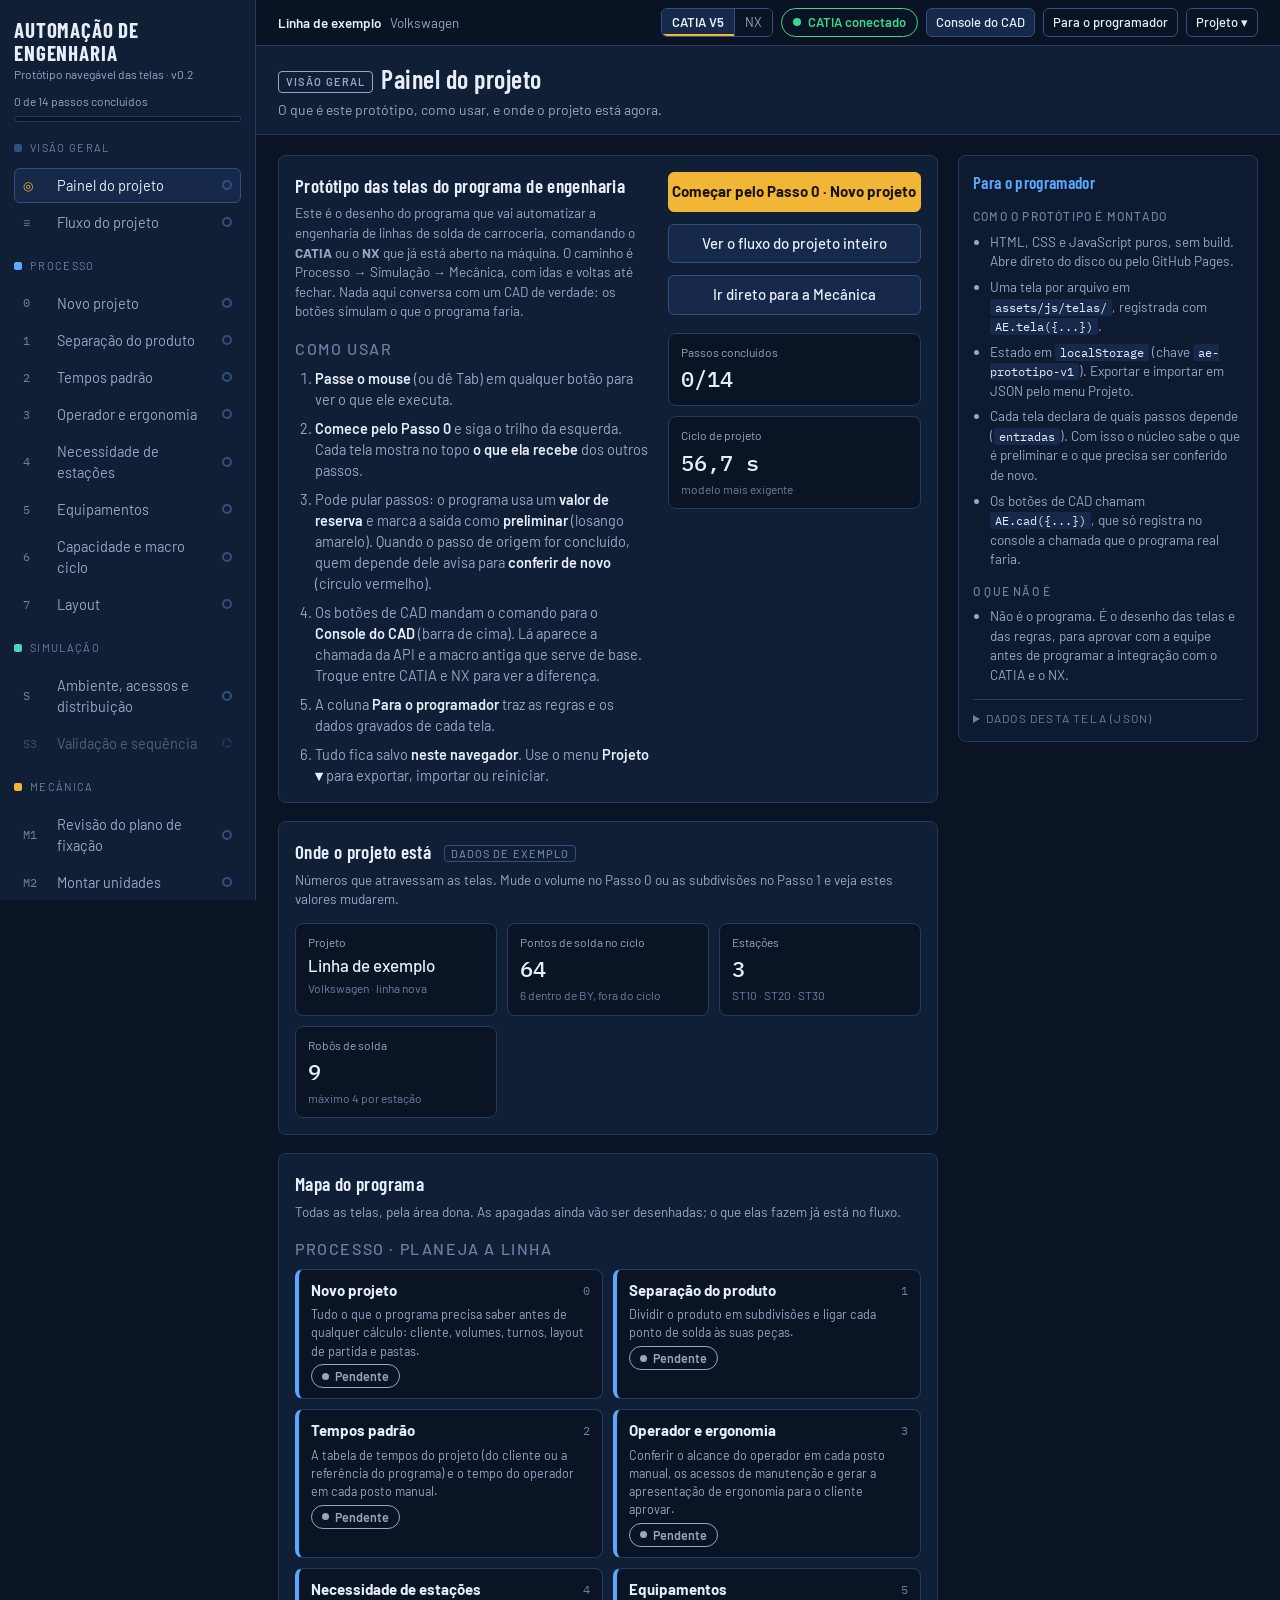
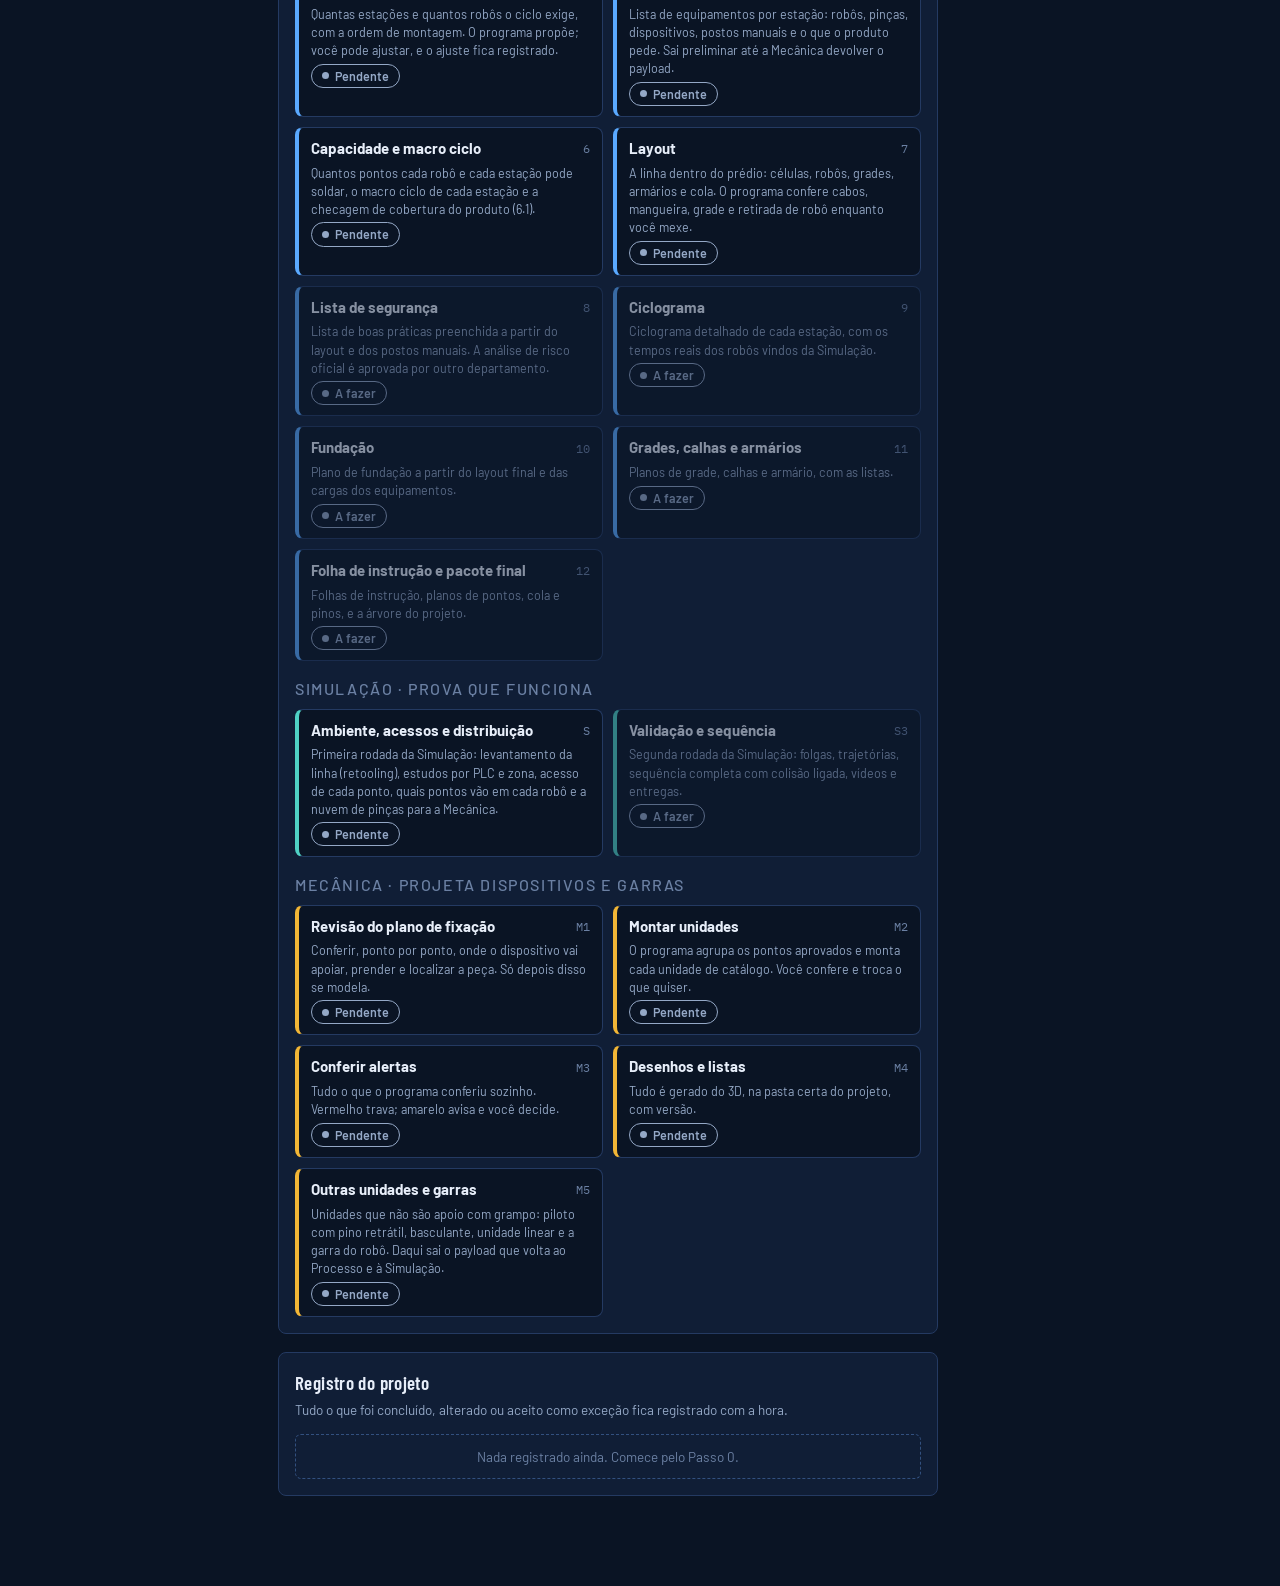
<file: prototipo/index.html>
<!doctype html>
<html lang="pt-BR">
<head>
<meta charset="utf-8">
<meta name="viewport" content="width=device-width,initial-scale=1,viewport-fit=cover">
<title>Automação de Engenharia · Protótipo de telas</title>
<meta name="description" content="Protótipo navegável do programa de automação de engenharia (Processo, Simulação e Mecânica) que conversa com o CATIA e o NX.">
<meta name="theme-color" content="#0A1424">
<link rel="icon" href="assets/img/icone.svg" type="image/svg+xml">
<link rel="preconnect" href="https://fonts.googleapis.com">
<link rel="preconnect" href="https://fonts.gstatic.com" crossorigin>
<link rel="stylesheet" href="https://fonts.googleapis.com/css2?family=Barlow:wght@400;500;600;700&family=Barlow+Condensed:wght@500;600;700&family=IBM+Plex+Mono:wght@400;500&display=swap">
<link rel="stylesheet" href="assets/css/app.css">
</head>
<body>
<a class="pular" href="#conteudo">Pular para o conteúdo</a>
<div class="app">
  <nav class="trilho" id="trilho" aria-label="Passos do projeto"></nav>

  <div class="principal">
    <div class="barra-app">
      <div class="chip-projeto" id="chip-projeto" data-tip="Projeto aberto e cliente. O cliente define o padrão: nomes de arquivo, pastas, tempos, normas e catálogo." data-tip-titulo="Projeto aberto"></div>
      <div class="grupo-bt">
        <div class="seg mini" id="seg-cad" role="group" aria-label="Com qual CAD o programa conversa">
          <button data-cad="catia" aria-pressed="true" data-tip="O programa comanda o CATIA V5 aberto na máquina (automação COM). Os textos e comandos das telas usam os termos do CATIA.">CATIA V5</button>
          <button data-cad="nx" aria-pressed="false" data-tip="O programa comanda o Siemens NX aberto na máquina (NXOpen). Os textos e comandos das telas usam os termos do NX.">NX</button>
        </div>
        <button class="conexao on" id="conexao" data-tip="Mostra se o programa está conversando com o CAD aberto. Clique para simular o CAD fechado: os botões de CAD passam a recusar o comando.">CATIA conectado</button>
        <button class="btn mini" id="bt-console" data-tip="Abre o console com cada comando que o programa mandaria para o CAD: a chamada da API e a macro antiga que serve de base.">Console do CAD <span class="badge" hidden>0</span></button>
        <button class="btn mini leve" id="bt-prog" aria-pressed="true" data-tip="Mostra ou esconde a coluna &quot;Para o programador&quot;, com as regras e os dados de cada tela.">Para o programador</button>
        <div class="menu">
          <button class="btn mini leve" id="bt-menu" aria-haspopup="true" aria-expanded="false">Projeto ▾</button>
          <div class="menu-lista" id="menu-lista" hidden>
            <button data-m="exportar">Exportar projeto (.json)<small>Baixa tudo o que foi preenchido</small></button>
            <button data-m="importar">Importar projeto (.json)<small>Abre um arquivo exportado antes</small></button>
            <hr>
            <button data-m="tour">Como usar este protótipo<small>Volta para o painel inicial</small></button>
            <button data-m="reiniciar">Reiniciar demonstração<small>Apaga o que foi preenchido neste navegador</small></button>
          </div>
        </div>
        <input type="file" id="arquivo-importar" accept="application/json,.json" hidden>
      </div>
    </div>
    <main id="conteudo" tabindex="-1"></main>
  </div>
</div>

<aside class="console" id="console" hidden aria-label="Console do CAD">
  <header><div><h2>Console do CAD</h2><p>O que o programa mandaria para o CAD. Nada é executado de verdade.</p></div>
    <div class="barra"><button class="btn mini leve" id="console-limpar">Limpar</button><button class="btn mini" id="console-fechar" aria-label="Fechar console">Fechar</button></div></header>
  <ol id="console-lista"></ol>
</aside>
<div id="balao" hidden></div>
<div id="aviso" role="status" aria-live="polite" hidden></div>

<noscript><p style="padding:24px">Este protótipo precisa de JavaScript ligado.</p></noscript>

<script src="assets/js/core.js"></script>
<script src="assets/js/dados.js"></script>
<!-- telas: cada arquivo registra uma tela com AE.tela({...}) -->
<script src="assets/js/telas/painel.js"></script>
<script src="assets/js/telas/fluxo.js"></script>
<script src="assets/js/telas/inicio.js"></script>
<script src="assets/js/telas/separacao.js"></script>
<script src="assets/js/telas/tempos.js"></script>
<script src="assets/js/telas/ergonomia.js"></script>
<script src="assets/js/telas/estacoes.js"></script>
<script src="assets/js/telas/equipamentos.js"></script>
<script src="assets/js/telas/capacidade.js"></script>
<script src="assets/js/telas/layout.js"></script>
<script src="assets/js/telas/simulacao.js"></script>
<script src="assets/js/telas/fixacao.js"></script>
<script src="assets/js/telas/unidades.js"></script>
<script src="assets/js/telas/conferir.js"></script>
<script src="assets/js/telas/saidas.js"></script>
<script src="assets/js/telas/outras.js"></script>
<script src="assets/js/app.js"></script>
</body>
</html>
</file>
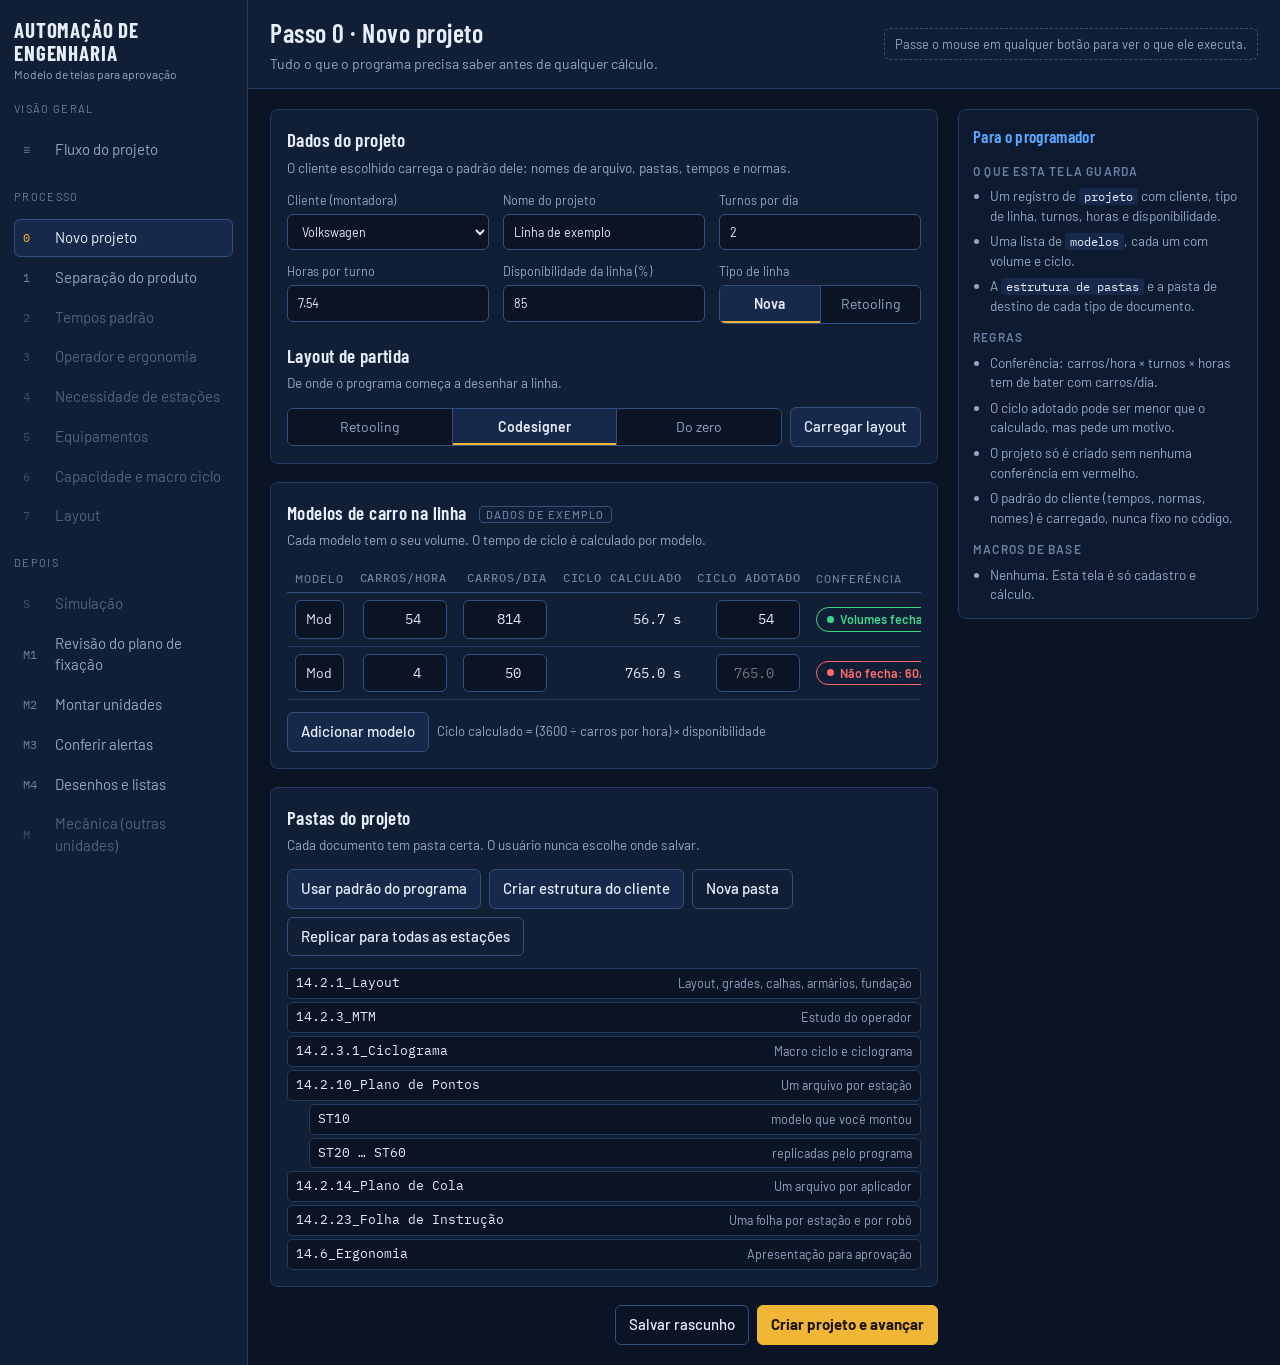
<file: prototipo/original/telas-bruno-v0.html>
<!doctype html><html><head><meta charset=utf8><meta name=viewport content="width=device-width,initial-scale=1,viewport-fit=cover"><style>:root{color-scheme:light;box-sizing:border-box;padding-top:env(safe-area-inset-top,0px);padding-bottom:env(safe-area-inset-bottom,0px)}html{scroll-padding-top:env(safe-area-inset-top,0px)}body{margin:0;padding:0;font:14px -apple-system,BlinkMacSystemFont,sans-serif;background:#faf9f5;color:#141413}img{max-width:100%}[hidden]:not([hidden=until-found i]){display:none!important}</style></head><body>
<title>Telas do Programa de Engenharia</title>
<link rel="stylesheet" href="https://fonts.googleapis.com/css2?family=Barlow:wght@400;500;600;700&family=Barlow+Condensed:wght@500;600;700&family=IBM+Plex+Mono:wght@400;500&display=swap">
<style>
/* Layout: casca de aplicativo. Trilho de passos à esquerda, área de trabalho no centro,
   coluna "Para o programador" à direita. No celular tudo empilha em uma coluna. */
:root{
  color-scheme:dark;
  --fundo:#0A1424; --painel:#101E36; --painel2:#16294A; --linha:#243A62; --linha2:#32507F;
  --texto:#E7EEF9; --suave:#94A8C6; --fraco:#6B80A3;
  --acao:#F2B636; --acao-texto:#1A1405; --azul:#5AA9FF;
  --ok:#3DD68C; --aviso:#F2B636; --erro:#FF6B6B; --roxo:#B592FF; --laranja:#FF9F5A; --l-sim:#4FD1C5;
  --f-titulo:"Barlow Condensed","Arial Narrow",Arial,sans-serif;
  --f-texto:"Barlow","Segoe UI",Arial,sans-serif;
  --f-dado:"IBM Plex Mono",Consolas,"Courier New",monospace;
}
*{box-sizing:border-box}
html,body{height:100%}
body{background:var(--fundo);color:var(--texto);font-family:var(--f-texto);font-size:15px;line-height:1.45}
button,input,select{font:inherit;color:inherit}
h1,h2,h3{font-family:var(--f-titulo);font-weight:600;letter-spacing:.02em;margin:0;text-wrap:balance}
.app{display:grid;grid-template-columns:248px minmax(0,1fr);min-height:100%}

/* trilho de passos */
.trilho{background:var(--painel);border-right:1px solid var(--linha);padding:18px 14px;display:flex;flex-direction:column;gap:14px}
.marca{font-family:var(--f-titulo);font-size:21px;font-weight:700;letter-spacing:.04em;line-height:1.1}
.marca small{display:block;font-family:var(--f-texto);font-size:12px;font-weight:400;color:var(--suave);letter-spacing:0;margin-top:4px}
.grupo{font-size:11px;text-transform:uppercase;letter-spacing:.12em;color:var(--fraco);margin-top:6px}
.passos{display:flex;flex-direction:column;gap:2px}
.passo{display:flex;gap:10px;align-items:center;width:100%;text-align:left;background:none;border:1px solid transparent;border-radius:6px;padding:7px 8px;cursor:pointer;color:var(--suave)}
.passo .n{font-family:var(--f-dado);font-size:12px;width:22px;flex:none;color:var(--fraco)}
.passo:hover{background:var(--painel2);color:var(--texto)}
.passo[aria-current="true"]{background:var(--painel2);border-color:var(--linha2);color:var(--texto)}
.passo[aria-current="true"] .n{color:var(--acao)}
.passo[disabled]{cursor:default;opacity:.5}
.passo[disabled]:hover{background:none;color:var(--suave)}

/* área principal */
.principal{min-width:0;display:flex;flex-direction:column}
.topo{display:flex;flex-wrap:wrap;gap:10px 18px;align-items:center;justify-content:space-between;padding:14px 22px;border-bottom:1px solid var(--linha);background:var(--painel)}
.topo h1{font-size:26px}
.topo p{margin:2px 0 0;color:var(--suave);font-size:14px}
.dica-geral{font-size:13px;color:var(--suave);border:1px dashed var(--linha2);border-radius:6px;padding:6px 10px}
.tela{padding-block:20px;padding-inline:22px;display:grid;grid-template-columns:minmax(0,1fr) 300px;gap:20px;align-items:start}
.coluna{display:flex;flex-direction:column;gap:18px;min-width:0}
.bloco{background:var(--painel);border:1px solid var(--linha);border-radius:8px;padding:16px;min-width:0}
.bloco h2{font-size:19px;margin-bottom:4px}
.bloco .sub{color:var(--suave);font-size:13.5px;margin:0 0 14px}
.campos{display:grid;grid-template-columns:repeat(auto-fit,minmax(190px,1fr));gap:12px 14px}
label.campo{display:flex;flex-direction:column;gap:5px;font-size:12.5px;color:var(--suave)}
input[type=text],input[type=number],select{background:var(--fundo);border:1px solid var(--linha2);border-radius:6px;padding:8px 10px;color:var(--texto);width:100%;min-width:0}
input:focus,select:focus,button:focus-visible{outline:2px solid var(--azul);outline-offset:1px}
.seg{display:flex;border:1px solid var(--linha2);border-radius:6px;overflow:hidden}
.seg button{flex:1;background:var(--fundo);border:0;padding:8px 6px;cursor:pointer;color:var(--suave);font-size:14px}
.seg button+button{border-left:1px solid var(--linha2)}
.seg button[aria-pressed="true"]{background:var(--painel2);color:var(--texto);font-weight:600;box-shadow:inset 0 -2px 0 var(--acao)}

.btn{display:inline-flex;align-items:center;gap:7px;background:var(--painel2);border:1px solid var(--linha2);border-radius:6px;padding:8px 13px;cursor:pointer;font-weight:500;white-space:nowrap}
.btn:hover{border-color:var(--azul)}
.btn.primario{background:var(--acao);border-color:var(--acao);color:var(--acao-texto);font-weight:700}
.btn.primario:hover{filter:brightness(1.08)}
.btn.leve{background:none}
.btn.mini{padding:4px 9px;font-size:13px}
.barra{display:flex;flex-wrap:wrap;gap:8px;align-items:center}
.barra.fim{justify-content:flex-end}

.rolagem{overflow-x:auto}
table{border-collapse:collapse;width:100%;font-size:14px}
th{font-size:11.5px;text-transform:uppercase;letter-spacing:.08em;color:var(--fraco);font-weight:500;text-align:left;padding:6px 8px;border-bottom:1px solid var(--linha2);white-space:nowrap}
td{padding:7px 8px;border-bottom:1px solid var(--linha);vertical-align:middle}
#tab-pontos td{white-space:nowrap}
td.num,th.num{text-align:right;font-family:var(--f-dado);font-variant-numeric:tabular-nums}
td input{padding:5px 7px}
td input.curto{width:84px;text-align:right;font-family:var(--f-dado)}
.pilula{display:inline-flex;align-items:center;gap:6px;border-radius:99px;padding:2px 10px;font-size:12.5px;font-weight:600;border:1px solid;white-space:nowrap}
.pilula::before{content:"";width:7px;height:7px;border-radius:50%;background:currentColor}
.pilula.ok{color:var(--ok)} .pilula.aviso{color:var(--aviso)} .pilula.erro{color:var(--erro)} .pilula.neutro{color:var(--suave)}
.exemplo{font-size:11px;text-transform:uppercase;letter-spacing:.1em;color:var(--fraco);border:1px solid var(--linha2);border-radius:4px;padding:1px 6px;margin-left:8px;vertical-align:middle;font-family:var(--f-texto);font-weight:500}

/* pastas */
.arvore{font-family:var(--f-dado);font-size:13px;display:flex;flex-direction:column;gap:3px}
.arvore div{display:flex;flex-wrap:wrap;gap:4px 10px;justify-content:space-between;padding:5px 8px;border-radius:5px;background:var(--fundo);border:1px solid var(--linha)}
.arvore span{color:var(--suave);font-family:var(--f-texto);font-size:12.5px}
.arvore .filho{margin-left:22px}

/* coluna do programador */
.prog{background:#0D1A30;border:1px solid var(--linha);border-radius:8px;padding:14px;position:sticky;top:calc(env(safe-area-inset-top,0px) + 14px)}
.prog h2{font-size:17px;color:var(--azul);margin-bottom:8px}
.prog h3{font-size:12px;font-family:var(--f-texto);text-transform:uppercase;letter-spacing:.1em;color:var(--fraco);margin:14px 0 6px}
.prog ul{margin:0;padding-left:17px;display:flex;flex-direction:column;gap:6px;font-size:13.5px;color:var(--suave)}
.prog code{font-family:var(--f-dado);font-size:12px;color:var(--texto);background:var(--painel2);padding:1px 5px;border-radius:3px;word-break:break-word}

/* separação do produto */
.abas{display:flex;flex-wrap:wrap;gap:6px}
.abas button{background:var(--fundo);border:1px solid var(--linha2);border-radius:99px;padding:6px 13px;cursor:pointer;color:var(--suave);font-size:14px}
.abas button[aria-selected="true"]{background:var(--painel2);color:var(--texto);border-color:var(--acao);font-weight:600}
.instrucao{display:flex;flex-wrap:wrap;gap:10px 16px;align-items:center;justify-content:space-between;background:var(--painel2);border:1px solid var(--linha2);border-left:4px solid var(--acao);border-radius:6px;padding:12px 14px}
.instrucao strong{display:block;font-family:var(--f-titulo);font-size:18px;letter-spacing:.02em}
.instrucao span{color:var(--suave);font-size:14px}
.duas{display:grid;grid-template-columns:minmax(0,1.15fr) minmax(0,1fr);gap:16px}
.cad{background:#070F1C;border:1px solid var(--linha);border-radius:6px;position:relative}
.cad svg{display:block;width:100%;height:auto}
.cad .rotulo{position:absolute;left:10px;top:8px;font-family:var(--f-dado);font-size:11.5px;color:var(--fraco)}
.peca{fill:#1B3156;stroke:#3A5C92;stroke-width:1.5;cursor:pointer;transition:fill .12s}
.peca:hover{fill:#24406E}
.peca.sel{fill:#3A3413;stroke:var(--acao);stroke-width:2.5}
.peca.by{fill:#16202F;stroke:#55657F;stroke-dasharray:5 4}
.peca.feita{fill:#12344A;stroke:var(--azul)}
.cad text{font-family:var(--f-dado);font-size:13px;fill:var(--suave);pointer-events:none}
.pt{fill:var(--ok);pointer-events:none} .pt.alerta{fill:var(--aviso)} .pt.fora{fill:var(--fraco)}
.lista{display:flex;flex-direction:column;gap:8px}
.sub-item{display:grid;grid-template-columns:auto minmax(0,1fr) auto;gap:10px;align-items:center;background:var(--fundo);border:1px solid var(--linha);border-radius:6px;padding:8px 10px}
.sub-item .st{font-family:var(--f-dado);font-size:15px;color:var(--acao);min-width:52px}
.sub-item small{color:var(--suave);display:block;font-size:12.5px}
.vazio{color:var(--fraco);font-size:13.5px;border:1px dashed var(--linha2);border-radius:6px;padding:12px;text-align:center}
.checagem{display:flex;flex-direction:column;gap:6px}
.checagem div{display:flex;gap:10px;justify-content:space-between;align-items:center;flex-wrap:wrap;font-size:14px}
.registro{font-family:var(--f-dado);font-size:12.5px;color:var(--suave);display:flex;flex-direction:column;gap:3px;margin-top:8px}

/* balão de explicação e aviso de execução */
#balao{position:fixed;z-index:50;max-width:290px;background:#F5F8FD;color:#0B1628;border-radius:7px;padding:9px 12px;font-size:13.5px;line-height:1.4;box-shadow:0 8px 28px rgba(0,0,0,.55);pointer-events:none}
#balao b{display:block;font-size:11px;text-transform:uppercase;letter-spacing:.1em;color:#46618F;margin-bottom:3px}
#aviso{position:fixed;left:50%;bottom:calc(env(safe-area-inset-bottom,0px) + 18px);transform:translateX(-50%);z-index:40;background:var(--painel2);border:1px solid var(--acao);border-radius:8px;padding:10px 16px;font-size:14px;max-width:min(520px,calc(100% - 32px));box-shadow:0 8px 28px rgba(0,0,0,.5)}

/* fluxo geral */
.faixas{display:flex;flex-wrap:wrap;gap:8px 16px;font-size:13px;color:var(--suave)}
.chip{display:inline-flex;align-items:center;gap:6px;border-radius:4px;padding:2px 8px;font-size:11.5px;font-weight:600;text-transform:uppercase;letter-spacing:.08em;border:1px solid}
.chip.proc{color:var(--azul)} .chip.sim{color:var(--l-sim)} .chip.mec{color:var(--acao)} .chip.rev{color:var(--roxo)}
.fase{font-family:var(--f-titulo);font-size:20px;letter-spacing:.03em;margin:8px 0 2px;color:var(--texto)}
.fluxo{display:flex;flex-direction:column;gap:0}
.no{background:var(--painel);border:1px solid var(--linha);border-left:4px solid var(--linha2);border-radius:8px;min-width:0}
.no.proc{border-left-color:var(--azul)} .no.sim{border-left-color:var(--l-sim)} .no.mec{border-left-color:var(--acao)}
.no.ativo{outline:2px solid var(--acao);outline-offset:2px}
.no summary{list-style:none;cursor:pointer;display:flex;flex-wrap:wrap;gap:8px 12px;align-items:center;padding:11px 14px}
.no summary::-webkit-details-marker{display:none}
.no summary .num{font-family:var(--f-dado);color:var(--fraco);min-width:30px}
.no summary strong{font-family:var(--f-titulo);font-size:18px;font-weight:600;letter-spacing:.02em;flex:1;min-width:160px}
.no .corpo{display:grid;grid-template-columns:repeat(auto-fit,minmax(220px,1fr));gap:14px;padding:4px 14px 14px}
.no h4{margin:0 0 5px;font-size:11.5px;text-transform:uppercase;letter-spacing:.1em;color:var(--fraco);font-weight:500;font-family:var(--f-texto)}
.no ul{margin:0;padding-left:16px;display:flex;flex-direction:column;gap:4px;font-size:14px}
.no li small{color:var(--fraco)}
.no .falta li{color:var(--aviso)} .no .falta li span{color:var(--suave)}
.no p{margin:0;font-size:14px;color:var(--suave)}
.liga{display:flex;align-items:center;gap:10px;padding:3px 0 3px 22px;color:var(--fraco);font-size:12.5px;min-height:22px}
.liga::before{content:"";width:2px;height:22px;background:var(--linha2)}
.liga b{color:var(--suave);font-weight:500}

/* revisão do plano de fixação */
.leitura{display:flex;flex-direction:column;gap:5px;font-size:14px}
.leitura div{display:flex;gap:10px;align-items:baseline}
.leitura code{font-family:var(--f-dado);font-size:13px;color:var(--acao);min-width:74px}
.contagem{display:flex;flex-wrap:wrap;gap:8px}
.marc{cursor:pointer;stroke:#070F1C;stroke-width:2}
.marc.sel{stroke:var(--texto);stroke-width:3}
.s-ok{fill:var(--ok);color:var(--ok)} .s-des{fill:var(--erro);color:var(--erro)} .s-apo{fill:var(--azul);color:var(--azul)}
.s-add{fill:var(--acao);color:var(--acao)} .s-red{fill:var(--laranja);color:var(--laranja)} .s-alt{fill:var(--roxo);color:var(--roxo)} .s-pen{fill:var(--fraco);color:var(--suave)}
#tab-fix td{white-space:nowrap}
#tab-fix tr.sel td{background:var(--painel2)}
#tab-fix select{padding:4px 6px;min-width:132px}
#tab-fix input.coment{min-width:170px}
#tab-fix td.num{font-size:13px}
.leitura.legenda code{min-width:112px}
.cobertura{display:flex;flex-direction:column;gap:6px}
.cobertura div{display:grid;grid-template-columns:minmax(0,1.1fr) minmax(0,1.6fr) auto;gap:10px;align-items:center;font-size:14px;padding:6px 8px;background:var(--fundo);border:1px solid var(--linha);border-radius:6px}
.cobertura span{color:var(--suave);font-size:13px}

/* unidades (M2 a M4) */
.un-grid{display:grid;grid-template-columns:repeat(auto-fit,minmax(230px,1fr));gap:12px}
.un{background:var(--fundo);border:1px solid var(--linha);border-radius:8px;padding:12px;cursor:pointer;display:flex;flex-direction:column;gap:6px}
.un:hover{border-color:var(--azul)} .un.sel{border-color:var(--acao);box-shadow:inset 0 0 0 1px var(--acao)}
.un h3{font-family:var(--f-titulo);font-size:17px;font-weight:600;margin:0;display:flex;justify-content:space-between;gap:8px}
.un small{color:var(--suave);font-size:12.5px}
.un .pts{font-family:var(--f-dado);font-size:12px;color:var(--acao)}
.pilha{display:flex;flex-direction:column;gap:4px}
.pilha div{display:grid;grid-template-columns:28px minmax(0,1fr) auto;gap:10px;align-items:center;background:var(--fundo);border:1px solid var(--linha);border-radius:6px;padding:7px 10px;font-size:14px}
.pilha .n{font-family:var(--f-dado);color:var(--fraco);font-size:12px}
.pilha .cat{font-family:var(--f-dado);font-size:12px;color:var(--suave);white-space:nowrap}
.pilha div.troc{border-color:var(--roxo)} .pilha div.troc .cat{color:var(--roxo)}
.pilha select{padding:3px 6px;font-size:13px;max-width:190px}
.calc{font-family:var(--f-dado);font-size:13px;display:grid;grid-template-columns:minmax(0,1fr) auto;gap:4px 14px;color:var(--suave)}
.calc b{color:var(--texto);font-weight:500;text-align:right}
.alerta{display:grid;grid-template-columns:auto minmax(0,1fr) auto;gap:12px;align-items:start;background:var(--fundo);border:1px solid var(--linha);border-left:4px solid var(--aviso);border-radius:6px;padding:10px 12px}
.alerta.trava{border-left-color:var(--erro)} .alerta.ok{border-left-color:var(--ok);opacity:.7}
.alerta .tipo{font-size:11px;text-transform:uppercase;letter-spacing:.1em;font-weight:600;padding-top:3px;min-width:58px}
.alerta.trava .tipo{color:var(--erro)} .alerta:not(.trava):not(.ok) .tipo{color:var(--aviso)} .alerta.ok .tipo{color:var(--ok)}
.alerta p{margin:0;font-size:14px} .alerta small{display:block;color:var(--suave);font-size:12.5px;margin-top:3px}
.saidas{display:grid;grid-template-columns:repeat(auto-fit,minmax(210px,1fr));gap:10px}
.saida{background:var(--fundo);border:1px solid var(--linha);border-radius:8px;padding:12px;display:flex;flex-direction:column;gap:6px}
.saida h3{font-family:var(--f-titulo);font-size:16px;font-weight:600;margin:0}
.saida small{color:var(--suave);font-size:12.5px;flex:1}
.saida.feita{border-color:var(--ok)}
.unid-cad{background:#070F1C;border:1px solid var(--linha);border-radius:6px;padding:8px}
.unid-cad svg{display:block;width:100%;height:auto}
.unid-cad text{font-family:var(--f-dado);font-size:11px;fill:var(--suave)}

@media (max-width:1080px){.tela{grid-template-columns:minmax(0,1fr)}.prog{position:static}}
@media (max-width:760px){
  .app{grid-template-columns:minmax(0,1fr)}
  .trilho{border-right:0;border-bottom:1px solid var(--linha);padding:12px 16px}
  .passos{flex-direction:row;overflow-x:auto;padding-bottom:4px}
  .passo{width:auto;white-space:nowrap;flex:none}
  .grupo{display:none}
  .topo,.tela{padding-inline:16px}
  .duas{grid-template-columns:minmax(0,1fr)}
}
@media (prefers-reduced-motion:reduce){*{transition:none!important}}
</style>

<div class="app">
  <nav class="trilho" aria-label="Passos do projeto">
    <div class="marca">AUTOMAÇÃO DE ENGENHARIA<small>Modelo de telas para aprovação</small></div>
    <div class="grupo">Visão geral</div>
    <div class="passos">
      <button class="passo" data-tela="fluxo" data-tip="Abre o fluxograma do projeto inteiro: o que entra em cada passo, o que fazer quando a informação não chega, e onde há revisão com o cliente."><span class="n">≡</span>Fluxo do projeto</button>
    </div>
    <div class="grupo">Processo</div>
    <div class="passos" id="passos">
      <button class="passo" data-tela="inicio" aria-current="true" data-tip="Abre a tela onde o projeto é criado: cliente, volumes, turnos, layout de partida e pastas."><span class="n">0</span>Novo projeto</button>
      <button class="passo" data-tela="separacao" data-tip="Abre a tela onde o produto é dividido em subdivisões e os pontos de solda são ligados às peças."><span class="n">1</span>Separação do produto</button>
      <button class="passo" disabled data-tip="Próxima tela a ser feita: tabela de tempos padrão do projeto."><span class="n">2</span>Tempos padrão</button>
      <button class="passo" disabled data-tip="A fazer: posto do operador, ergonomia e acessos de manutenção."><span class="n">3</span>Operador e ergonomia</button>
      <button class="passo" disabled data-tip="A fazer: quantas estações e quantos robôs o ciclo exige."><span class="n">4</span>Necessidade de estações</button>
      <button class="passo" disabled data-tip="A fazer: lista de equipamentos por estação."><span class="n">5</span>Equipamentos</button>
      <button class="passo" disabled data-tip="A fazer: quantos pontos cada robô e cada estação pode soldar, e o macro ciclo. Quem escolhe os pontos é a Simulação."><span class="n">6</span>Capacidade e macro ciclo</button>
      <button class="passo" disabled data-tip="A fazer: layout, grades, calhas, painéis e segurança."><span class="n">7</span>Layout</button>
    </div>
    <div class="grupo">Depois</div>
    <div class="passos">
      <button class="passo" disabled data-tip="A fazer: acessos, distribuição dos pontos, nuvem de pinças e validação."><span class="n">S</span>Simulação</button>
      <button class="passo" data-tela="fixacao" data-tip="Abre a tela onde o plano de fixação do cliente é revisado ponto a ponto, antes de modelar o dispositivo."><span class="n">M1</span>Revisão do plano de fixação</button>
      <button class="passo" data-tela="unidades" data-tip="Abre a tela onde o programa agrupa os pontos aprovados e monta cada unidade: torre, cantoneiras, calços, apoio, pisador e grampo."><span class="n">M2</span>Montar unidades</button>
      <button class="passo" data-tela="conferir" data-tip="Abre a lista de conferências que o programa fez sozinho: acesso de parafuso, cálculo do grampo, colisão com pinças, distâncias mínimas."><span class="n">M3</span>Conferir alertas</button>
      <button class="passo" data-tela="saidas" data-tip="Abre a tela que gera os desenhos, as listas e as folhas de cálculo das unidades, na pasta certa do projeto."><span class="n">M4</span>Desenhos e listas</button>
      <button class="passo" disabled data-tip="A fazer: piloto com pino retrátil, basculante, unidade linear, garra."><span class="n">M</span>Mecânica (outras unidades)</button>
    </div>
  </nav>

  <div class="principal">
    <!-- ===================== TELA 0 ===================== -->
    <section id="tela-inicio">
      <header class="topo">
        <div><h1>Passo 0 · Novo projeto</h1><p>Tudo o que o programa precisa saber antes de qualquer cálculo.</p></div>
        <div class="dica-geral">Passe o mouse em qualquer botão para ver o que ele executa.</div>
      </header>
      <div class="tela">
        <div class="coluna">
          <div class="bloco">
            <h2>Dados do projeto</h2>
            <p class="sub">O cliente escolhido carrega o padrão dele: nomes de arquivo, pastas, tempos e normas.</p>
            <div class="campos">
              <label class="campo">Cliente (montadora)
                <select id="cliente"><option>Volkswagen</option><option>General Motors</option><option>Stellantis</option><option>Peugeot</option><option>Ford</option><option>Outro</option></select></label>
              <label class="campo">Nome do projeto<input type="text" id="projeto" value="Linha de exemplo"></label>
              <label class="campo">Turnos por dia<input type="number" id="turnos" value="2" min="1" max="4"></label>
              <label class="campo">Horas por turno<input type="number" id="horas" value="7.54" step="0.01" min="1"></label>
              <label class="campo">Disponibilidade da linha (%)<input type="number" id="disp" value="85" min="50" max="100"></label>
              <div class="campo" style="font-size:12.5px;color:var(--suave);display:flex;flex-direction:column;gap:5px">Tipo de linha
                <div class="seg" id="seg-linha">
                  <button aria-pressed="true" data-tip="Linha nova: nenhum equipamento existente. O programa propõe tudo do zero.">Nova</button>
                  <button aria-pressed="false" data-tip="Retooling: a linha já existe. O programa pede o levantamento da linha atual e marca as pinças como existentes.">Retooling</button>
                </div></div>
            </div>
            <h2 style="margin-top:18px">Layout de partida</h2>
            <p class="sub">De onde o programa começa a desenhar a linha.</p>
            <div class="barra">
              <div class="seg" id="seg-layout" style="flex:1;min-width:240px">
                <button aria-pressed="false" data-tip="Usa o layout da linha existente como base.">Retooling</button>
                <button aria-pressed="true" data-tip="Usa o layout de vendas (codesigner) como base. O programa valida se ele atende o ciclo.">Codesigner</button>
                <button aria-pressed="false" data-tip="Começa sem layout. O programa sugere estações e posições ao longo do projeto.">Do zero</button>
              </div>
              <button class="btn" data-tip="Abre a janela de arquivos para escolher o DWG do layout. O programa lê os blocos e as posições dos equipamentos." data-run="Layout carregado: 6 estações e 9 robôs encontrados no DWG.">Carregar layout</button>
            </div>
          </div>

          <div class="bloco">
            <h2>Modelos de carro na linha <span class="exemplo">dados de exemplo</span></h2>
            <p class="sub">Cada modelo tem o seu volume. O tempo de ciclo é calculado por modelo.</p>
            <div class="rolagem"><table id="tab-modelos">
              <thead><tr><th>Modelo</th><th class="num">Carros/hora</th><th class="num">Carros/dia</th><th class="num">Ciclo calculado</th><th class="num">Ciclo adotado</th><th>Conferência</th><th></th></tr></thead>
              <tbody></tbody>
            </table></div>
            <div class="barra" style="margin-top:12px">
              <button class="btn" id="add-modelo" data-tip="Acrescenta uma linha na tabela para mais um modelo de carro.">Adicionar modelo</button>
              <span style="color:var(--suave);font-size:13px">Ciclo calculado = (3600 ÷ carros por hora) × disponibilidade</span>
            </div>
          </div>

          <div class="bloco">
            <h2>Pastas do projeto</h2>
            <p class="sub">Cada documento tem pasta certa. O usuário nunca escolhe onde salvar.</p>
            <div class="barra" style="margin-bottom:12px">
              <button class="btn" data-tip="Aplica a estrutura de pastas padrão do programa a este projeto." data-run="Estrutura padrão aplicada: 13 pastas criadas.">Usar padrão do programa</button>
              <button class="btn" data-tip="Abre o editor para montar a estrutura deste cliente. Ela fica salva para os próximos projetos do mesmo cliente." data-run="Editor de estrutura aberto para o cliente selecionado.">Criar estrutura do cliente</button>
              <button class="btn leve" data-tip="Cria uma pasta nova no projeto. Pode ser usada a qualquer momento, não só no início." data-run="Nova pasta criada.">Nova pasta</button>
              <button class="btn leve" data-tip="Pega as subpastas que você montou em uma estação e cria as mesmas em todas as outras." data-run="Modelo da estação 10 replicado para as outras 5 estações.">Replicar para todas as estações</button>
            </div>
            <div class="arvore">
              <div>14.2.1_Layout <span>Layout, grades, calhas, armários, fundação</span></div>
              <div>14.2.3_MTM <span>Estudo do operador</span></div>
              <div>14.2.3.1_Ciclograma <span>Macro ciclo e ciclograma</span></div>
              <div>14.2.10_Plano de Pontos <span>Um arquivo por estação</span></div>
              <div class="filho">ST10 <span>modelo que você montou</span></div>
              <div class="filho">ST20 … ST60 <span>replicadas pelo programa</span></div>
              <div>14.2.14_Plano de Cola <span>Um arquivo por aplicador</span></div>
              <div>14.2.23_Folha de Instrução <span>Uma folha por estação e por robô</span></div>
              <div>14.6_Ergonomia <span>Apresentação para aprovação</span></div>
            </div>
          </div>

          <div class="barra fim">
            <button class="btn leve" data-tip="Guarda o que foi preenchido sem criar o projeto. Dá para voltar depois." data-run="Rascunho salvo.">Salvar rascunho</button>
            <button class="btn primario" id="criar" data-tip="Confere se todos os campos estão preenchidos e se os volumes fecham. Se estiver tudo certo, cria o projeto, cria as pastas e abre o Passo 1.">Criar projeto e avançar</button>
          </div>
        </div>

        <aside class="prog">
          <h2>Para o programador</h2>
          <h3>O que esta tela guarda</h3>
          <ul>
            <li>Um registro de <code>projeto</code> com cliente, tipo de linha, turnos, horas e disponibilidade.</li>
            <li>Uma lista de <code>modelos</code>, cada um com volume e ciclo.</li>
            <li>A <code>estrutura de pastas</code> e a pasta de destino de cada tipo de documento.</li>
          </ul>
          <h3>Regras</h3>
          <ul>
            <li>Conferência: carros/hora × turnos × horas tem de bater com carros/dia.</li>
            <li>O ciclo adotado pode ser menor que o calculado, mas pede um motivo.</li>
            <li>O projeto só é criado sem nenhuma conferência em vermelho.</li>
            <li>O padrão do cliente (tempos, normas, nomes) é carregado, nunca fixo no código.</li>
          </ul>
          <h3>Macros de base</h3>
          <ul><li>Nenhuma. Esta tela é só cadastro e cálculo.</li></ul>
        </aside>
      </div>
    </section>

    <!-- ===================== TELA 1 ===================== -->
    <section id="tela-separacao" hidden>
      <header class="topo">
        <div><h1>Passo 1 · Separação do produto</h1><p>Dividir o produto em subdivisões e ligar cada ponto de solda às suas peças.</p></div>
        <span class="pilula ok" data-tip="Mostra se o programa está conversando com o CATIA aberto na máquina. Sem conexão, os botões de CAD ficam bloqueados.">CATIA conectado</span>
      </header>
      <div class="tela">
        <div class="coluna">
          <div class="abas" role="tablist" id="abas">
            <button aria-selected="true" data-aba="0" data-tip="Marcar os subconjuntos que já chegam soldados de fora (BY).">1.1 Indicar BY</button>
            <button aria-selected="false" data-aba="1" data-tip="Selecionar no CAD as peças de cada subdivisão.">1.2 Separar o produto</button>
            <button aria-selected="false" data-aba="2" data-tip="Ligar cada ponto de solda às chapas que ele une.">1.3 Pontos e chapas</button>
            <button aria-selected="false" data-aba="3" data-tip="Dar número de estação a cada subdivisão.">1.4 Numerar estações</button>
          </div>

          <div class="instrucao">
            <div><strong id="ins-titulo">No CATIA: clique nas peças que já chegam soldadas</strong><span id="ins-texto">Depois volte aqui e use "Marcar como BY". Neste modelo, clique nas peças do desenho abaixo.</span></div>
            <button class="btn" id="ler" data-tip="Pergunta ao CATIA quais peças estão selecionadas agora e mostra a lista aqui. É a mesma leitura que as macros antigas fazem." data-run="Seleção lida do CATIA.">Ler seleção do CAD</button>
          </div>

          <div class="duas">
            <div class="bloco">
              <h2>Produto <span class="exemplo">desenho de exemplo</span></h2>
              <p class="sub">Peças selecionadas ficam em amarelo. BY fica tracejado.</p>
              <div class="cad"><span class="rotulo">vista do CAD</span>
                <svg viewBox="0 0 520 330" role="img" aria-label="Produto de exemplo com seis peças">
                  <rect width="520" height="330" fill="#070F1C"/>
                  <g id="pecas">
                    <path class="peca" data-p="A" d="M40 120 L250 96 L250 190 L40 214 Z"/>
                    <path class="peca" data-p="B" d="M258 95 L480 70 L480 164 L258 189 Z"/>
                    <path class="peca" data-p="C" d="M60 222 L250 198 L250 262 L60 286 Z"/>
                    <path class="peca" data-p="D" d="M258 197 L460 173 L460 237 L258 261 Z"/>
                    <path class="peca" data-p="E" d="M120 52 L230 40 L230 88 L120 100 Z"/>
                    <path class="peca" data-p="F" d="M300 36 L410 24 L410 62 L300 74 Z"/>
                  </g>
                  <text x="135" y="162">A</text><text x="362" y="136">B</text><text x="148" y="250">C</text><text x="352" y="224">D</text><text x="168" y="76">E</text><text x="348" y="55">F</text>
                  <g id="pontos"></g>
                </svg>
              </div>
              <div class="barra" style="margin-top:12px" id="acoes-cad">
                <button class="btn" id="b-by" data-tip="Marca as peças selecionadas como BY. Elas viram uma peça única, e os pontos de dentro delas saem do cálculo de ciclo, mas continuam no 3D.">Marcar como BY</button>
                <button class="btn primario" id="b-sub" data-tip="Cria um Product no CATIA com as peças selecionadas, move as peças para dentro dele e separa junto os pontos que pertencem a esse conjunto.">Criar subdivisão</button>
                <button class="btn leve" id="b-limpar" data-tip="Tira a seleção de todas as peças.">Limpar seleção</button>
              </div>
            </div>

            <div class="bloco">
              <h2>Subdivisões criadas</h2>
              <p class="sub">Cada uma vira um Product no CATIA e uma estação provisória.</p>
              <div class="lista" id="subs"></div>
              <div class="barra" style="margin-top:12px">
                <button class="btn" id="b-renum" data-tip="Troca o número de uma estação. O programa atualiza o número em todos os arquivos e documentos que o usam e guarda o registro da troca.">Trocar número da estação</button>
              </div>
              <div class="registro" id="registro"></div>
            </div>
          </div>

          <div class="bloco">
            <h2>Pontos de solda <span class="exemplo">dados de exemplo</span></h2>
            <p class="sub">O programa conta as chapas pela geometria e compara com o que o cliente informou.</p>
            <div class="barra" style="margin-bottom:12px">
              <button class="btn" data-tip="Lê a lista de pontos. Aceita três origens: planilha Excel do cliente, pontos dentro do 3D, ou desenho 2D do CATIA. As três viram a mesma tabela, com as coordenadas arredondadas para milímetro inteiro." data-run="7 pontos importados da planilha do cliente. Coordenadas arredondadas para milímetro inteiro.">Importar lista de pontos</button>
              <button class="btn" id="b-rel" data-tip="Para cada ponto, olha no 3D quais chapas estão sobrepostas naquela posição, conta quantas são e liga o ponto a essas peças.">Relacionar pontos às peças</button>
              <button class="btn leve" data-tip="Abre a linha do ponto para edição: mover de subdivisão, corrigir o número de chapas ou marcar como BY. A correção fica registrada." data-run="Edição liberada. Clique no ponto que quer corrigir.">Corrigir um ponto</button>
            </div>
            <div class="rolagem"><table>
              <thead><tr><th>Ponto</th><th class="num">X</th><th class="num">Y</th><th class="num">Z</th><th>Peças</th><th class="num">Chapas (3D)</th><th class="num">Chapas (cliente)</th><th>Situação</th></tr></thead>
              <tbody id="tab-pontos"></tbody>
            </table></div>
          </div>

          <div class="bloco">
            <h2>Checagem</h2>
            <p class="sub">O passo só é concluído com tudo em verde.</p>
            <div class="checagem" id="checagem"></div>
            <div class="barra fim" style="margin-top:14px">
              <button class="btn" id="b-conf" data-tip="Roda as quatro verificações de novo com os dados atuais da tela.">Conferir de novo</button>
              <button class="btn primario" id="b-avancar" data-tip="Só libera com a checagem toda em verde. Grava a separação e abre o Passo 2, tempos padrão.">Concluir e avançar</button>
            </div>
          </div>
        </div>

        <aside class="prog">
          <h2>Para o programador</h2>
          <h3>Como a tela conversa com o CAD</h3>
          <ul>
            <li>O programa não substitui o CATIA. Ele comanda o CATIA que já está aberto.</li>
            <li>Todo passo de CAD tem três partes: instrução na tela, leitura da seleção, execução automática.</li>
          </ul>
          <h3>Regras</h3>
          <ul>
            <li>A estação tem um <code>id</code> interno fixo. O número que o usuário vê é só um atributo, e pode mudar.</li>
            <li>Numeração provisória de 10 em 10.</li>
            <li>Mais de 2 chapas no ponto gera alerta com a quantidade.</li>
            <li>Coordenadas sempre em milímetro inteiro. As do cliente são arredondadas ao importar.</li>
            <li>Ponto de BY fica fora do ciclo, mas continua no 3D.</li>
            <li>Tudo o que o programa propõe pode ser editado, e a edição fica registrada.</li>
          </ul>
          <h3>Macros de base</h3>
          <ul>
            <li><code>Part_2_Product</code> e <code>CreateAllCatPart</code>: criar o Product.</li>
            <li><code>RENAME_STATION_FIAT</code>: renomear por estação.</li>
            <li><code>Cordenadas</code> e <code>WritePoints2Excel</code>: ler coordenadas.</li>
            <li><code>960_WeldSpotsAddPart</code>: ligar ponto a peça (só referência).</li>
          </ul>
        </aside>
      </div>
    </section>

    <!-- ===================== FLUXO ===================== -->
    <section id="tela-fluxo" hidden>
      <header class="topo">
        <div><h1>Fluxo do projeto</h1><p>O caminho inteiro: o que entra em cada passo, o que o programa faz quando a informação não chega, e onde há revisão.</p></div>
        <div class="barra">
          <button class="btn" id="fx-todos" data-tip="Abre ou fecha todos os passos de uma vez, para ler o fluxo inteiro ou só os títulos.">Abrir tudo</button>
          <button class="btn primario" id="fx-prox" data-tip="Anda pelo fluxo um passo por vez: fecha o passo atual, abre o próximo e leva a tela até ele.">Percorrer o fluxo</button>
        </div>
      </header>
      <div class="tela">
        <div class="coluna">
          <div class="bloco">
            <h2>Como ler</h2>
            <p class="sub">Cada caixa é um passo. Clique para abrir. A cor da borda mostra de quem é o passo.</p>
            <div class="faixas">
              <span><span class="chip proc">Processo</span> planeja a linha</span>
              <span><span class="chip sim">Simulação</span> prova que funciona</span>
              <span><span class="chip mec">Mecânica</span> projeta dispositivos e garras</span>
              <span><span class="chip rev">Revisão</span> alguém de fora precisa aprovar</span>
            </div>
          </div>

          <div class="bloco">
            <h2>Os laços do fluxo</h2>
            <p class="sub">O projeto não anda em linha reta. Ele vai e volta entre as três áreas até fechar.</p>
            <div class="cad" style="background:none;border:0"><svg viewBox="0 0 720 210" role="img" aria-label="Processo envia para Simulação, que envia para Mecânica, que devolve para Simulação, que devolve para Processo">
              <defs><marker id="seta" viewBox="0 0 10 10" refX="9" refY="5" markerWidth="7" markerHeight="7" orient="auto"><path d="M0 0L10 5L0 10z" fill="#94A8C6"/></marker></defs>
              <g fill="#101E36" stroke-width="2"><rect x="10" y="70" width="170" height="70" rx="8" stroke="#5AA9FF"/><rect x="275" y="70" width="170" height="70" rx="8" stroke="#4FD1C5"/><rect x="540" y="70" width="170" height="70" rx="8" stroke="#F2B636"/></g>
              <g style="font-family:var(--f-titulo);font-size:22px;fill:#E7EEF9" text-anchor="middle"><text x="95" y="113">PROCESSO</text><text x="360" y="113">SIMULAÇÃO</text><text x="625" y="113">MECÂNICA</text></g>
              <g fill="none" stroke="#94A8C6" stroke-width="2" marker-end="url(#seta)"><path d="M120 68 C150 20 300 20 335 66"/><path d="M385 68 C420 20 570 20 600 66"/><path d="M600 142 C570 190 420 190 385 144"/><path d="M335 142 C300 190 150 190 120 144"/></g>
              <g style="font-size:15px;fill:#F2B636" text-anchor="middle"><text x="228" y="26">1</text><text x="493" y="26">2</text><text x="493" y="198">3</text><text x="228" y="198">4</text></g>
            </svg></div>
            <div class="cobertura">
              <div><b style="font-weight:600">1 · Processo → Simulação</b><span>Produto separado, ergonomia, posição do produto e tempo macro (macro ciclo)</span><span class="pilula neutro">ida</span></div>
              <div><b style="font-weight:600">2 · Simulação → Mecânica</b><span>Acessos, distribuição dos pontos e a nuvem de pinças, para a Mecânica modelar o 3D</span><span class="pilula neutro">ida</span></div>
              <div><b style="font-weight:600">3 · Mecânica → Simulação</b><span>Dispositivos e garras concluídos, para validar</span><span class="pilula aviso">volta</span></div>
              <div><b style="font-weight:600">4 · Simulação → Processo</b><span>Tudo validado. O Processo faz os desenhos construtivos e de instalação</span><span class="pilula aviso">volta</span></div>
            </div>
            <p class="sub" style="margin:12px 0 0">Se a validação achar problema (colisão, ponto sem acesso, ciclo que não fecha), o trabalho volta para a área anterior e o laço gira de novo. Cada giro gera uma versão, e o programa mostra o que mudou desde a anterior.</p>
          </div>

          <div id="fluxo"></div>

          <div class="bloco">
            <h2>Checagem de cobertura do produto <span class="exemplo">dados de exemplo</span></h2>
            <p class="sub">Tudo o que o produto pede tem de existir no processo: o equipamento e a operação. O programa confere sozinho e mostra o que falta.</p>
            <div class="cobertura" id="cobertura"></div>
            <div class="barra" style="margin-top:12px">
              <button class="btn" id="cob-conf" data-tip="Lê de novo o que o produto contém (pontos, cordões de cola, pinos, furos) e compara com a lista de equipamentos e com as operações de cada estação.">Conferir cobertura</button>
              <button class="btn leve" id="cob-add" data-tip="Leva para a lista de equipamentos já com o item que falta proposto na estação onde a operação acontece.">Incluir o que falta</button>
            </div>
          </div>

          <div class="bloco">
            <h2>Quando chega uma revisão</h2>
            <p class="sub">Nada é refeito do zero. O programa compara a versão nova com a anterior e mostra só o que mudou.</p>
            <div class="cobertura" id="revisoes"></div>
          </div>
        </div>

        <aside class="prog">
          <h2>Para o programador</h2>
          <h3>O fluxo é um grafo</h3>
          <ul>
            <li>Cada passo declara suas <code>entradas</code>, sua <code>saída</code> e de quais passos depende.</li>
            <li>Toda saída tem estado: conceito (<code>C1</code>, <code>C2</code>…) ou final (<code>F1</code>).</li>
            <li>Entrada que não chegou não trava o passo. Ele roda com o valor de reserva e a saída fica preliminar, marcada "para conferência".</li>
            <li>Quando a entrada chega, o programa avisa quais passos precisam ser conferidos de novo.</li>
          </ul>
          <h3>Revisões</h3>
          <ul>
            <li>Todo arquivo, recebido ou gerado, tem <code>versão</code> e data.</li>
            <li>Nome da versão: conceito é <code>C1</code>, <code>C2</code>, <code>C3</code>… Final é <code>F1</code>, <code>F2</code>… O ideal é existir só o <code>F1</code>.</li>
            <li>Passar de C para F exige a aprovação registrada. Mudança depois do F1 cria F2 e pede o motivo.</li>
            <li>Nova versão gera uma lista de diferenças: o que entrou, saiu e mudou de lugar.</li>
            <li>Passo com revisão de fora só vira final com a aprovação registrada: quem aprovou e quando.</li>
          </ul>
          <h3>Cobertura do produto</h3>
          <ul>
            <li>Tabela <code>conteúdo do produto → equipamento + operação</code>, por projeto, e que aceita novas linhas.</li>
            <li>Roda sozinha depois da capacidade por robô e a cada revisão do produto.</li>
            <li>Item sem cobertura impede a liberação do processo.</li>
          </ul>
        </aside>
      </div>
    </section>

    <!-- ===================== REVISÃO DO PLANO DE FIXAÇÃO ===================== -->
    <section id="tela-fixacao" hidden>
      <header class="topo">
        <div><h1>Mecânica 1 · Revisão do plano de fixação</h1><p>Conferir, ponto por ponto, onde o dispositivo vai apoiar, prender e localizar a peça. Só depois disso se modela.</p></div>
        <span class="pilula ok" data-tip="Mostra se o programa está conversando com o CAD aberto na máquina. Sem conexão, os botões de CAD ficam bloqueados.">CAD conectado</span>
      </header>
      <div class="tela">
        <div class="coluna">
          <div class="bloco">
            <h2>Plano recebido</h2>
            <p class="sub">Cada cliente escreve o plano de um jeito. O programa lê o nome do ponto e entende a função dele.</p>
            <div class="campos">
              <label class="campo">Cliente e tipo de plano
                <select id="fx-cliente" data-tip="Troca a regra de leitura do nome dos pontos. A regra vem do padrão do cliente, não fica escrita no código.">
                  <option value="vw">Volkswagen · RPS</option>
                  <option value="st">Stellantis · pré-método</option>
                  <option value="gm">General Motors · Datum</option>
                </select></label>
              <label class="campo">Estação<select id="fx-est"><option>ST10 · Geo</option><option>ST20 · Respot</option></select></label>
              <label class="campo">Versão do plano<input type="text" id="fx-ver" value="C1 · recebida do cliente" readonly></label>
            </div>
            <h3 style="font-size:12px;font-family:var(--f-texto);text-transform:uppercase;letter-spacing:.1em;color:var(--fraco);margin:16px 0 8px">Como o programa lê o nome do ponto</h3>
            <div class="leitura" id="fx-leitura"></div>
            <div class="barra" style="margin-top:14px">
              <button class="btn" data-tip="Abre o arquivo do plano de fixação enviado pelo cliente (planilha, desenho ou 3D) e monta a tabela de pontos abaixo." data-run="Plano importado: 8 pontos lidos.">Importar plano do cliente</button>
              <button class="btn" data-tip="Lê os pontos de fixação que estão dentro do 3D do produto aberto no CAD: nome e coordenadas X, Y, Z." data-run="8 pontos lidos do 3D. Coordenadas conferem com o plano.">Ler pontos do 3D</button>
              <button class="btn leve" id="fx-comp" data-tip="Compara esta versão do plano com a anterior e mostra só os pontos que entraram, saíram ou mudaram de coordenada." data-run="Esta é a primeira versão. Não há versão anterior para comparar.">Comparar com a versão anterior</button>
            </div>
          </div>

          <div class="instrucao">
            <div><strong>Revise cada ponto e escolha a situação</strong><span>Clique no ponto no desenho ou na linha da tabela. Tudo o que não for "OK" precisa de um comentário para o cliente.</span></div>
            <button class="btn" id="fx-okall" data-tip="Marca como OK todos os pontos que ainda estão sem revisão. Os que você já marcou não mudam.">Marcar pendentes como OK</button>
          </div>

          <div class="duas">
            <div class="bloco">
              <h2>Peça com os pontos <span class="exemplo">desenho de exemplo</span></h2>
              <p class="sub">A cor do ponto é a situação dele.</p>
              <div class="cad"><span class="rotulo">vista do CAD</span>
                <svg viewBox="0 0 520 330" role="img" aria-label="Peça de exemplo com os pontos de fixação">
                  <rect width="520" height="330" fill="#070F1C"/>
                  <path d="M40 90 L470 50 L485 230 L300 262 L60 286 Z" fill="#1B3156" stroke="#3A5C92" stroke-width="1.5"/>
                  <path d="M150 130 L270 119 L274 178 L154 190 Z" fill="#070F1C" stroke="#3A5C92" stroke-width="1.2"/>
                  <g id="fx-marcs"></g>
                </svg>
              </div>
              <div class="contagem" id="fx-cont" style="margin-top:12px"></div>
            </div>

            <div class="bloco">
              <h2>Ponto selecionado</h2>
              <p class="sub">Os dados do ponto e, abaixo, o que significa cada situação.</p>
              <div id="fx-det" class="vazio">Clique em um ponto.</div>
              <div class="leitura legenda" style="margin-top:14px;font-size:13.5px">
                <div><code class="s-ok">OK</code><span>Fica como o cliente pediu.</span></div>
                <div><code class="s-des">Desconsiderar</code><span>Não será usado nesta estação.</span></div>
                <div><code class="s-apo">Apenas apoio</code><span>Fica só o apoio, sem pisador.</span></div>
                <div><code class="s-add">Adicionar</code><span>Ponto novo, que o plano não tinha.</span></div>
                <div><code class="s-red">Redefinir</code><span>Muda a função do ponto.</span></div>
                <div><code class="s-alt">Alt. coord.</code><span>Mesma função, em outra posição.</span></div>
              </div>
            </div>
          </div>

          <div class="bloco">
            <h2>Pontos do plano <span class="exemplo">dados de exemplo</span></h2>
            <p class="sub">Uma linha por ponto. A situação e o comentário vão para o documento de retorno.</p>
            <div class="barra" style="margin-bottom:12px">
              <button class="btn" id="fx-add" data-tip="Pede para você clicar na peça, no CAD, onde quer o ponto. O programa lê a posição, arredonda para milímetro inteiro (nunca fica número quebrado), cria o ponto no 3D e a linha na tabela.">Adicionar ponto</button>
              <button class="btn" id="fx-sug" data-tip="O programa propõe apoios seguindo quatro regras: perto dos pilotos, perto da solda (de preferência na junção das peças), no mínimo 3 apoios em cada plano, e centro de gravidade da peça dentro dos apoios. Você aceita ou descarta cada um.">Sugerir pontos</button>
              <button class="btn leve" id="fx-rm" data-tip="Remove o ponto selecionado, se ele foi criado aqui. Ponto que veio do cliente não é apagado: use Desconsiderar.">Remover ponto criado</button>
            </div>
            <div class="rolagem"><table id="tab-fix">
              <thead><tr><th>Ponto</th><th>Função lida</th><th class="num">X / Y / Z</th><th>Situação</th><th>Comentário para o cliente</th></tr></thead>
              <tbody></tbody>
            </table></div>
          </div>

          <div class="bloco">
            <h2>Checagem e retorno ao cliente</h2>
            <p class="sub">A modelagem do dispositivo só é liberada como final com a aprovação registrada. As linhas de alerta avisam, mas não travam.</p>
            <div class="checagem" id="fx-check"></div>
            <div class="barra fim" style="margin-top:14px">
              <button class="btn" id="fx-doc" data-tip="Monta o documento de retorno no padrão do cliente: a imagem da peça com os pontos coloridos e a tabela com situação e comentário. Salva na pasta do projeto, como versão nova.">Gerar documento de retorno</button>
              <button class="btn" id="fx-apr" data-tip="Registra que o cliente aprovou esta versão: quem aprovou e em que data. A partir daqui o plano vira final.">Registrar aprovação do cliente</button>
              <button class="btn primario" id="fx-lib" data-tip="Envia os pontos aprovados para a modelagem. Cada ponto vira o pedido de uma unidade: apoio com pisador e grampo, apenas apoio, ou piloto.">Liberar para a modelagem</button>
            </div>
            <div class="registro" id="fx-reg"></div>
          </div>
        </div>

        <aside class="prog">
          <h2>Para o programador</h2>
          <h3>O que esta tela guarda</h3>
          <ul>
            <li>Um <code>ponto de fixação</code> único por estação: nome, função, X, Y, Z, situação, comentário e origem (cliente ou criado aqui).</li>
            <li>A <code>versão</code> do plano (C1, C2… e F1 quando aprovado) e o registro de cada mudança.</li>
            <li>A <code>aprovação</code>: quem, quando, qual versão.</li>
          </ul>
          <h3>Regras</h3>
          <ul>
            <li>A leitura do nome é uma tabela por cliente. Cliente novo é uma tabela nova, sem mexer no código.</li>
            <li>Toda coordenada é em milímetro inteiro, sem casa depois da vírgula. A que vem do cliente com decimal é arredondada na entrada, e o valor original fica guardado no registro. Vale para o programa todo.</li>
            <li>Ponto novo nasce de um clique no CAD: o programa lê a posição, arredonda e cria o ponto.</li>
            <li>Regras de apoio: perto dos pilotos; perto da solda, de preferência na junção das peças; mínimo de 3 por plano; centro de gravidade dentro dos apoios.</li>
            <li>As quatro regras de apoio só geram alerta. Não travam nada: o usuário decide e segue.</li>
            <li>Situação diferente de OK exige comentário.</li>
            <li>Ponto do cliente nunca é apagado, só marcado.</li>
            <li>Sem aprovação, a Mecânica pode modelar, mas tudo fica preliminar.</li>
            <li>Cliente mandou versão nova: o programa compara e reabre só os pontos que mudaram.</li>
            <li>O mesmo ciclo de revisão vale para o dispositivo pronto: o cliente revisa, devolve comentários e aprova.</li>
          </ul>
          <h3>O que sai daqui</h3>
          <ul>
            <li>Documento de retorno, no padrão do cliente.</li>
            <li>Lista de unidades a modelar, uma por ponto aprovado.</li>
          </ul>
          <h3>Macros de base</h3>
          <ul><li><code>Cordenadas</code> e <code>WritePoints2Excel</code>: ler nome e coordenadas dos pontos.</li></ul>
        </aside>
      </div>
    </section>

    <!-- ===================== M2 MONTAR UNIDADES ===================== -->
    <section id="tela-unidades" hidden>
      <header class="topo">
        <div><h1>Mecânica 2 · Montar unidades</h1><p>O programa agrupa os pontos aprovados e monta cada unidade de catálogo. Você confere e troca o que quiser.</p></div>
        <span class="pilula ok" data-tip="Mostra se o programa está conversando com o CAD aberto. Sem conexão, os botões que modelam ficam bloqueados.">CAD conectado</span>
      </header>
      <div class="tela">
        <div class="coluna">
          <div class="bloco">
            <h2>Parâmetros deste projeto</h2>
            <p class="sub">Vêm da tela Novo projeto e do padrão do cliente. Nada disto fica fixo no código.</p>
            <div class="campos">
              <label class="campo">Catálogo de peças<select id="un-cat" data-tip="GM e Ford usam NAAMS; os demais partem do padrão Comau. O usuário pode trocar."><option value="comau">Comau (padrão)</option><option value="naams">NAAMS (GM e Ford)</option></select></label>
              <label class="campo">Tipo de torre Comau<select id="un-torre" data-tip="A cortada a maçarico é a mais recente (250 a 450 mm). Algumas plantas ainda usam a coluna antiga (100 a 500 mm)."><option>Cortada a maçarico · 250 a 450</option><option>Coluna antiga · 100 a 500</option></select></label>
              <label class="campo">Espessura das peças<select id="un-esp" data-tip="20 mm é o padrão. Algumas montadoras usam 19 mm; muda só a espessura, pino Ø8 e M8 continuam."><option>20 mm</option><option>19 mm</option></select></label>
              <label class="campo">Calço nominal<select id="un-calco" data-tip="5 mm é o mais comum. Há montadora que pede 8 ou 10 mm."><option>5 mm</option><option>8 mm</option><option>10 mm</option></select></label>
              <label class="campo">Ângulo padrão do grampo<select id="un-ang" data-tip="Todo grampo nasce com este ângulo. Só muda onde o produto não entra e sai em linha reta; aí vira exceção, com o motivo."><option>105°</option><option>90°</option><option>120°</option></select></label>
              <label class="campo">Fabricante do grampo<select id="un-fab" data-tip="Vem da lista de homologados do cliente. O programa tem a tabela de cálculo da Tünkers e da SMC; outro fabricante é calculado como Tünkers."><option>Tünkers</option><option>SMC</option><option>Outro (calcula como Tünkers)</option></select></label>
              <label class="campo">Distância para agrupar apoios<input type="number" id="un-dist" value="120" data-tip="Apoios a até esta distância um do outro ficam na mesma unidade, com um grampo só."></label>
            </div>
          </div>

          <div class="instrucao">
            <div><strong>Os pontos aprovados viraram 4 unidades</strong><span id="un-ins">Clique em uma unidade para ver as peças. Troque o modelo ou uma peça; o programa refaz o resto.</span></div>
            <button class="btn primario" id="un-montar" data-tip="Agrupa os pontos aprovados pela distância, escolhe o modelo de unidade da biblioteca e as peças de catálogo, cria tudo no CAD vinculado ao produto e roda as conferências." data-run="4 unidades montadas no CAD a partir de 8 pontos aprovados. 3 alertas gerados.">Montar unidades</button>
          </div>

          <div class="bloco">
            <h2>Unidades desta estação <span class="exemplo">dados de exemplo</span></h2>
            <p class="sub">Cada cartão é uma unidade. O número de sentidos de ajuste vem da inclinação do produto no ponto.</p>
            <div class="un-grid" id="un-lista"></div>
          </div>

          <div class="duas">
            <div class="bloco">
              <h2 id="un-titulo">Unidade</h2>
              <p class="sub">Peças de baixo para cima. Troque uma peça e o programa adapta as vizinhas.</p>
              <div class="pilha" id="un-pilha"></div>
              <div class="barra" style="margin-top:12px">
                <button class="btn" id="un-modelo" data-tip="Abre a biblioteca de modelos de unidade (torres de apoio e pisador, 8 montagens de partida) e troca o modelo inteiro desta unidade." data-run="Biblioteca aberta: 8 modelos de torre de apoio e pisador.">Trocar modelo</button>
                <button class="btn leve" id="un-refazer" data-tip="Refaz a unidade com as peças atuais: recria o 3D no CAD, mantém o vínculo com o produto e roda as conferências de novo.">Refazer no CAD</button>
              </div>
            </div>
            <div class="bloco">
              <h2>Esboço e cálculo do grampo</h2>
              <p class="sub">O programa lê peso e centro de gravidade do 3D e confere contra a tabela do fabricante.</p>
              <div class="unid-cad"><svg viewBox="0 0 300 230" role="img" aria-label="Esboço da unidade">
                <rect width="300" height="230" fill="#070F1C"/>
                <rect x="20" y="200" width="260" height="14" fill="#1B3156" stroke="#3A5C92"/>
                <rect id="sk-torre" x="60" y="80" width="30" height="120" fill="#1B3156" stroke="#3A5C92"/>
                <rect x="55" y="190" width="40" height="10" fill="#1B3156" stroke="#3A5C92"/>
                <rect id="sk-cant" x="90" y="92" width="38" height="20" fill="#1B3156" stroke="#5AA9FF"/>
                <rect id="sk-calco" x="128" y="96" width="5" height="12" fill="#F2B636"/>
                <rect id="sk-apoio" x="133" y="94" width="40" height="16" fill="#1B3156" stroke="#3DD68C"/>
                <path id="sk-prod" d="M120 90 Q170 86 220 92" stroke="#B592FF" stroke-width="2.5" fill="none"/>
                <rect id="sk-grampo" x="150" y="118" width="46" height="60" rx="3" fill="#16294A" stroke="#4FD1C5"/>
                <path id="sk-braco" d="M173 118 L173 82 L180 82" stroke="#4FD1C5" stroke-width="5" fill="none"/>
                <rect x="166" y="76" width="30" height="8" fill="#1B3156" stroke="#3DD68C"/>
                <text x="60" y="74">torre</text><text x="92" y="88">cantoneira</text><text x="134" y="124">apoio</text><text x="198" y="80">pisador</text><text x="200" y="150">grampo</text><text x="224" y="104">produto</text>
              </svg></div>
              <div class="calc" id="un-calc" style="margin-top:10px"></div>
            </div>
          </div>
        </div>

        <aside class="prog">
          <h2>Para o programador</h2>
          <h3>O que esta tela guarda</h3>
          <ul>
            <li>Uma <code>unidade</code> por grupo de pontos: modelo, lista de peças (cada uma com origem: catálogo, construída, especial), sentidos de ajuste, grampo e resultado do cálculo.</li>
            <li>Toda peça tem vínculo com o produto; produto novo refaz o split e avisa.</li>
          </ul>
          <h3>Regras</h3>
          <ul>
            <li>Agrupar apoios a até 120 mm. Um grampo leva todos.</li>
            <li>Inclinação do produto abaixo de 10°: 1 sentido. A partir de 10°: 2 sentidos (cantoneira a mais). Piloto que apoia: 3.</li>
            <li>Apoio: bruto de catálogo + 3 a 5 mm por lado usinado; corte na altura, espessura inteira; face de contato a no mínimo 25 mm da fixação.</li>
            <li>Torre: altura de catálogo, ponto a no máximo 50 mm do topo; acima de 700 mm alerta; especial acima de 400 leva nervura.</li>
            <li>Grampo: 63 em dispositivo; momento = peso × 9,81 × distância ≤ tabela do fabricante.</li>
            <li>Tudo trocável; a troca fica registrada e o programa adapta as peças vizinhas.</li>
          </ul>
          <h3>Macros de base</h3>
          <ul><li><code>Create_Clamping_area</code> (conceito: criar apoio e trimar); <code>INSERT_PART</code>, <code>naams.xla</code> (biblioteca NAAMS).</li></ul>
        </aside>
      </div>
    </section>

    <!-- ===================== M3 CONFERIR ALERTAS ===================== -->
    <section id="tela-conferir" hidden>
      <header class="topo">
        <div><h1>Mecânica 3 · Conferir alertas</h1><p>Tudo o que o programa conferiu sozinho. Vermelho trava; amarelo avisa e você decide.</p></div>
        <div class="barra">
          <button class="btn" id="cf-rodar" data-tip="Roda de novo todas as conferências com o 3D atual: acesso de parafuso, cálculo do grampo, colisão com a nuvem de pinças, distâncias mínimas, entrada e saída do produto." data-run="Conferências refeitas: 1 trava, 2 avisos, 9 em ordem.">Conferir de novo</button>
        </div>
      </header>
      <div class="tela">
        <div class="coluna">
          <div class="bloco">
            <h2>Resumo</h2>
            <div class="contagem" id="cf-cont"></div>
          </div>
          <div class="bloco">
            <h2>Conferências <span class="exemplo">dados de exemplo</span></h2>
            <p class="sub">Cada linha diz o que foi conferido, em qual unidade, e o que o programa propõe.</p>
            <div class="lista" id="cf-lista"></div>
          </div>
          <div class="bloco">
            <h2>Nuvem de pinças</h2>
            <p class="sub">A colisão com as pinças só é conferida quando a Simulação entregou a nuvem.</p>
            <div class="checagem">
              <div><span>Nuvem de pinças desta estação</span><span class="pilula aviso" id="cf-nuvem" data-tip="Ainda não chegou. As unidades foram modeladas assim mesmo e estão marcadas para conferência. Quando a nuvem chegar, o programa confere e avisa onde há colisão.">Não recebida · unidades marcadas para conferência</span></div>
            </div>
            <div class="barra" style="margin-top:12px">
              <button class="btn" id="cf-nuvem-btn" data-tip="Importa o JT da nuvem de pinças entregue pela Simulação e confere a colisão de cada unidade, com o grampo aberto e fechado.">Importar nuvem e conferir</button>
            </div>
          </div>
          <div class="barra fim">
            <button class="btn primario" id="cf-liberar" data-tip="Só libera sem nenhuma trava vermelha. Avisos amarelos podem ficar, mas aparecem na lista de exceções com o motivo que você escrever.">Liberar unidades para desenhos</button>
          </div>
        </div>

        <aside class="prog">
          <h2>Para o programador</h2>
          <h3>Dois tipos</h3>
          <ul>
            <li><code>trava</code>: impede a liberação. Hoje: face de contato a menos de 25 mm da fixação; cálculo do grampo reprovado; sem acesso de parafuso por nenhum lado; colisão com pinça.</li>
            <li><code>alerta</code>: só avisa. Hoje: torre acima de 700 mm; furo cego; ângulo fora do padrão; peça especial; nuvem de pinças não recebida; regras de apoio do plano de fixação; flecha da base variando no ciclo.</li>
          </ul>
          <h3>Acesso de parafuso</h3>
          <ul>
            <li>Atrás de cada cabeça: parafuso inteiro no início da rosca + chave Allen girando no mínimo 60° + 10 mm; nunca menos de 60 mm livres.</li>
            <li>Sem acesso: inverter rosca e passante e testar de novo; continuou sem: trava.</li>
          </ul>
          <h3>Registro</h3>
          <ul><li>Alerta aceito pelo usuário vira exceção com motivo e entra na lista de saídas.</li></ul>
        </aside>
      </div>
    </section>

    <!-- ===================== M4 DESENHOS E LISTAS ===================== -->
    <section id="tela-saidas" hidden>
      <header class="topo">
        <div><h1>Mecânica 4 · Desenhos e listas</h1><p>Tudo é gerado do 3D, na pasta certa do projeto, com versão.</p></div>
        <span class="pilula neutro" data-tip="Versão de conceito. Vira F1 quando o cliente aprovar o dispositivo (DR03).">Versão C2</span>
      </header>
      <div class="tela">
        <div class="coluna">
          <div class="bloco">
            <h2>Saídas do módulo <span class="exemplo">dados de exemplo</span></h2>
            <p class="sub">Clique em "Gerar" em uma, ou gere todas de uma vez.</p>
            <div class="saidas" id="sd-lista"></div>
            <div class="barra" style="margin-top:14px">
              <button class="btn primario" id="sd-todas" data-tip="Gera todas as saídas em sequência, do 3D atual, e salva cada uma na sua pasta do projeto como versão nova.">Gerar todas</button>
              <button class="btn leve" id="sd-abrir" data-tip="Abre a pasta do projeto onde as saídas desta estação foram salvas." data-run="Pasta 14.3_Mecânica/ST10 aberta.">Abrir pasta</button>
            </div>
          </div>
          <div class="bloco">
            <h2>Como o detalhe de cada peça sai</h2>
            <p class="sub">Igual aos desenhos reais que servem de referência.</p>
            <div class="leitura">
              <div><code>Grade</code><span>Duas vistas, cada uma com as linhas da grade do carro que passam pela peça; a peça é cotada a partir delas.</span></div>
              <div><code>Face</code><span>Nota "face matematizada para fresar", com o número da peça do produto, a data da revisão e a espessura da chapa.</span></div>
              <div><code>Furos</code><span>Pinos H7 e parafusos, com tolerância: ±0,2 nos passantes, ±0,02 nos pinos. Furos de pino pintados.</span></div>
              <div><code>Quadro</code><span>Posição, dispositivo, material e tratamento (da lista de materiais), bruto, acabamento por triângulos, escala, folha.</span></div>
              <div><code>Simetria</code><span>Desenha-se um lado; o outro é espelhado, com número de dispositivo próprio.</span></div>
            </div>
          </div>
          <div class="bloco">
            <h2>Registro</h2>
            <div class="registro" id="sd-reg"><span>Nenhuma saída gerada nesta versão.</span></div>
          </div>
        </div>

        <aside class="prog">
          <h2>Para o programador</h2>
          <h3>Regras</h3>
          <ul>
            <li>Toda saída nasce do 3D; nada é desenhado à mão. Produto novo: as saídas ficam marcadas "desatualizadas".</li>
            <li>Pasta de destino vem da estrutura do projeto; o usuário nunca escolhe onde salvar.</li>
            <li>Bruto na lista: medida de catálogo com sobremetal, ou "BL espessura × largura × comprimento" para peça cortada.</li>
            <li>Material e tratamento vêm da lista de materiais do projeto.</li>
            <li>Versão C1, C2… no quadro de todas as folhas; F1 só com aprovação registrada.</li>
          </ul>
          <h3>Macros de base</h3>
          <ul>
            <li><code>09_Pomigliano_965_DraftingGen</code>, <code>10_Balloon</code>, <code>21_AUTO_ALL_VIEWS</code>: folhas, balões e vistas.</li>
            <li><code>jlr_grid_100</code>: grade de coordenadas na vista.</li>
            <li><code>Symmetry_Instance</code>, <code>Mirror_an_ZX_all</code>: lado simétrico.</li>
            <li><code>conversao_corte_a_macarico</code>: folha de contornos.</li>
            <li><code>LP_rev4</code>, <code>BOM_CATIA-LISTA-PREL</code>: lista de peças.</li>
          </ul>
        </aside>
      </div>
    </section>
  </div>
</div>
<div id="balao" hidden></div>
<div id="aviso" hidden role="status"></div>

<script>
const $=(s,r=document)=>r.querySelector(s), $$=(s,r=document)=>[...r.querySelectorAll(s)];

/* ---------- balão ao passar o mouse ---------- */
const balao=$('#balao');
function mostraBalao(el){
  balao.innerHTML='<b>O que executa</b>'+el.dataset.tip; balao.hidden=false;
  const r=el.getBoundingClientRect(), b=balao.getBoundingClientRect();
  let x=Math.min(Math.max(8,r.left),innerWidth-b.width-8);
  let y=r.bottom+8; if(y+b.height>innerHeight-8) y=r.top-b.height-8;
  balao.style.left=x+'px'; balao.style.top=Math.max(8,y)+'px';
}
document.addEventListener('mouseover',e=>{const el=e.target.closest('[data-tip]'); if(el) mostraBalao(el);});
document.addEventListener('mouseout',e=>{if(e.target.closest('[data-tip]')) balao.hidden=true;});
document.addEventListener('focusin',e=>{const el=e.target.closest('[data-tip]'); if(el) mostraBalao(el);});
document.addEventListener('focusout',()=>balao.hidden=true);
addEventListener('scroll',()=>balao.hidden=true,true);

/* ---------- aviso do que foi executado ---------- */
let tAviso; const aviso=$('#aviso');
function avisa(t){aviso.textContent=t; aviso.hidden=false; clearTimeout(tAviso); tAviso=setTimeout(()=>aviso.hidden=true,3600);}
document.addEventListener('click',e=>{const el=e.target.closest('[data-run]'); if(el) avisa(el.dataset.run);});

/* ---------- troca de tela ---------- */
function abre(nome){
  $$('section[id^="tela-"]').forEach(s=>s.hidden=s.id!=='tela-'+nome);
  $$('.trilho .passo').forEach(b=>b.setAttribute('aria-current',b.dataset.tela===nome));
  scrollTo(0,0);
}
$$('.trilho .passo[data-tela]').forEach(b=>b.onclick=()=>abre(b.dataset.tela));
$$('.seg').forEach(s=>s.addEventListener('click',e=>{const b=e.target.closest('button'); if(!b) return; $$('button',s).forEach(x=>x.setAttribute('aria-pressed',x===b));}));

/* ---------- Passo 0: modelos ---------- */
let modelos=[{nome:'Modelo A',jph:54,dia:814,adotado:54},{nome:'Modelo B',jph:4,dia:50,adotado:''}];
const num=id=>parseFloat($('#'+id).value)||0;
function desenhaModelos(){
  const tb=$('#tab-modelos tbody'); tb.innerHTML='';
  modelos.forEach((m,i)=>{
    const ciclo=m.jph>0?3600/m.jph*num('disp')/100:0;
    const calcDia=m.jph*num('turnos')*num('horas');
    const fecha=Math.abs(calcDia-m.dia)<=Math.max(1,m.dia*0.01);
    const tr=document.createElement('tr');
    tr.innerHTML=`<td><input type="text" id="m-nome-${i}" value="${m.nome}" aria-label="Nome do modelo"></td>
      <td class="num"><input class="curto" type="number" id="m-jph-${i}" value="${m.jph}" aria-label="Carros por hora"></td>
      <td class="num"><input class="curto" type="number" id="m-dia-${i}" value="${m.dia}" aria-label="Carros por dia"></td>
      <td class="num">${ciclo?ciclo.toFixed(1)+' s':'—'}</td>
      <td class="num"><input class="curto" type="number" id="m-ado-${i}" value="${m.adotado}" placeholder="${ciclo?ciclo.toFixed(1):''}" aria-label="Ciclo adotado" data-tip="Deixe em branco para usar o calculado. Se digitar um valor menor, o programa pede o motivo, por exemplo: esta linha precisa empurrar a seguinte."></td>
      <td>${fecha?'<span class="pilula ok">Volumes fecham</span>':`<span class="pilula erro" data-tip="Com esses turnos e horas, ${m.jph} carros por hora dão ${calcDia.toFixed(0)} carros por dia, e não ${m.dia}. Corrija um dos dois valores.">Não fecha: ${calcDia.toFixed(0)}/dia</span>`}</td>
      <td><button class="btn mini leve" data-rm="${i}" data-tip="Remove este modelo da linha.">Remover</button></td>`;
    tb.appendChild(tr);
  });
}
$('#tab-modelos').addEventListener('change',e=>{
  const m=e.target.id.match(/^m-(nome|jph|dia|ado)-(\d+)$/); if(!m) return;
  const k={nome:'nome',jph:'jph',dia:'dia',ado:'adotado'}[m[1]]; const v=e.target.value;
  modelos[+m[2]][k]=k==='nome'?v:(v===''?'':parseFloat(v)); desenhaModelos();
});
$('#tab-modelos').addEventListener('click',e=>{const b=e.target.closest('[data-rm]'); if(b){modelos.splice(+b.dataset.rm,1); desenhaModelos();}});
$('#add-modelo').onclick=()=>{modelos.push({nome:'Modelo '+String.fromCharCode(65+modelos.length),jph:30,dia:Math.round(30*num('turnos')*num('horas')),adotado:''}); desenhaModelos();};
['turnos','horas','disp'].forEach(id=>$('#'+id).addEventListener('input',desenhaModelos));
$('#criar').onclick=()=>{
  const ruim=modelos.filter(m=>Math.abs(m.jph*num('turnos')*num('horas')-m.dia)>Math.max(1,m.dia*0.01));
  if(ruim.length){avisa('Não foi possível criar: os volumes de "'+ruim[0].nome+'" não fecham. Corrija carros por hora ou carros por dia.');return;}
  avisa('Projeto criado, pastas criadas. Abrindo o Passo 1.'); setTimeout(()=>abre('separacao'),900);
};
desenhaModelos();

/* ---------- Passo 1: separação ---------- */
const textos=[
 ['No CATIA: clique nas peças que já chegam soldadas','Depois volte aqui e use "Marcar como BY". Neste modelo, clique nas peças do desenho abaixo.'],
 ['No CATIA: selecione as peças de uma subdivisão','Depois use "Criar subdivisão". Repita até não sobrar nenhuma peça solta.'],
 ['Confira os pontos que o programa ligou às peças','Use "Relacionar pontos às peças". Onde houver alerta, decida qual valor vale.'],
 ['Confira os números das estações','O programa numerou de 10 em 10. Troque quando o número definitivo for definido.']];
$$('#abas button').forEach(b=>b.onclick=()=>{
  $$('#abas button').forEach(x=>x.setAttribute('aria-selected',x===b));
  const t=textos[+b.dataset.aba]; $('#ins-titulo').textContent=t[0]; $('#ins-texto').textContent=t[1];
});
let subs=[], registro=[], relacionado=false, proxId=1;
const pontos=[
 {n:'P0001_A_0100',x:142.1,y:85.3,z:688.3,pecas:'A + C',g:2,c:2,cx:150,cy:206},
 {n:'P0001_A_0200',x:142.5,y:109.3,z:688.6,pecas:'A + C',g:2,c:2,cx:215,cy:198},
 {n:'P0002_B_0100',x:102.9,y:113.3,z:539.7,pecas:'A + B',g:2,c:2,cx:254,cy:140},
 {n:'P0003_C_0100',x:139.8,y:-57.3,z:524.0,pecas:'B + D',g:2,c:2,cx:330,cy:186},
 {n:'P0003_C_0200',x:103.0,y:-59.6,z:539.2,pecas:'A + B + E',g:3,c:3,cx:240,cy:95},
 {n:'P0004_D_0300',x:387.0,y:-676.5,z:630.9,pecas:'B + D',g:2,c:3,cx:420,cy:170},
 {n:'P0005_E_0300',x:342.0,y:-616.1,z:600.4,pecas:'F (dentro do BY)',g:2,c:2,cx:355,cy:48,by:true}];
function pecaEl(p){return $(`.peca[data-p="${p}"]`);}
$('#pecas').addEventListener('click',e=>{const p=e.target.closest('.peca'); if(!p||p.classList.contains('feita')) return; p.classList.toggle('sel');});
$('#b-limpar').onclick=()=>$$('.peca.sel').forEach(p=>p.classList.remove('sel'));
$('#b-by').onclick=()=>{
  const s=$$('.peca.sel'); if(!s.length){avisa('Selecione primeiro as peças que chegam soldadas.');return;}
  s.forEach(p=>{p.classList.remove('sel');p.classList.add('by');});
  avisa('Marcado como BY: '+s.map(p=>p.dataset.p).join(', ')+'. Os pontos de dentro saem do cálculo de ciclo.'); desenha();
};
$('#b-sub').onclick=()=>{
  const s=$$('.peca.sel'); if(!s.length){avisa('Selecione no desenho as peças desta subdivisão.');return;}
  const nomes=s.map(p=>p.dataset.p); s.forEach(p=>{p.classList.remove('sel');p.classList.add('feita');});
  const st=(subs.length+1)*10; subs.push({id:proxId++,st,pecas:nomes});
  avisa('Product criado no CATIA com as peças '+nomes.join(', ')+'. Estação provisória '+st+'.'); desenha();
};
$('#b-renum').onclick=()=>{
  if(!subs.length){avisa('Crie uma subdivisão antes de trocar o número.');return;}
  const s=subs[subs.length-1], antigo=s.st, novo=antigo+2300; s.st=novo;
  registro.unshift(`ST${antigo} → ST${novo} · atualizado em 14 documentos`);
  avisa('Estação '+antigo+' agora é '+novo+'. O número foi trocado em todos os documentos e a troca ficou registrada.'); desenha();
};
$('#b-rel').onclick=()=>{relacionado=true; avisa('Pontos ligados às peças pela geometria. 1 ponto de 3 chapas e 1 divergência com a lista do cliente.'); desenha();};
$('#b-conf').onclick=()=>{desenha(); avisa('Checagem refeita.');};
$('#b-avancar').onclick=()=>{avisa($$('#checagem .pilula.ok').length===4?'Separação gravada. A próxima tela (tempos padrão) ainda será feita.':'Ainda há itens pendentes na checagem. Resolva antes de avançar.');};
function desenha(){
  const L=$('#subs');
  L.innerHTML=subs.length?subs.map(s=>`<div class="sub-item"><span class="st">ST${s.st}</span><div>Peças ${s.pecas.join(' + ')}<small>Product criado · id interno ${s.id}</small></div><span class="pilula ok">Criada</span></div>`).join(''):'<div class="vazio">Nenhuma subdivisão ainda. Selecione peças no desenho e use "Criar subdivisão".</div>';
  $('#registro').innerHTML=registro.map(r=>'<span>'+r+'</span>').join('');
  $('#tab-pontos').innerHTML=pontos.map(p=>{
    let sit='<span class="pilula neutro">Aguardando</span>';
    if(p.by&&pecaEl('F').classList.contains('by')) sit='<span class="pilula neutro" data-tip="Ponto que já vem soldado. Fica fora da distribuição e do ciclo, mas continua no 3D identificado como BY.">BY · fora do ciclo</span>';
    else if(relacionado){ sit=p.g!==p.c?`<span class="pilula erro" data-tip="A geometria mostra ${p.g} chapas neste ponto, e a lista do cliente diz ${p.c}. O usuário decide qual valor vale.">Divergência</span>`:p.g>2?`<span class="pilula aviso" data-tip="O programa encontrou ${p.g} chapas sobrepostas neste ponto. Alerta informativo.">${p.g} chapas</span>`:'<span class="pilula ok">Conferido</span>'; }
    return `<tr><td style="font-family:var(--f-dado);font-size:13px">${p.n}</td><td class="num">${Math.round(p.x)}</td><td class="num">${Math.round(p.y)}</td><td class="num">${Math.round(p.z)}</td><td>${relacionado||p.by?p.pecas:'—'}</td><td class="num">${relacionado?p.g:'—'}</td><td class="num">${p.c}</td><td>${sit}</td></tr>`;}).join('');
  $('#pontos').innerHTML=pontos.map(p=>`<circle class="pt ${p.by?'fora':relacionado&&(p.g!==p.c||p.g>2)?'alerta':''}" cx="${p.cx}" cy="${p.cy}" r="5"/>`).join('');
  const soltas=$$('.peca').filter(p=>!p.classList.contains('feita')&&!p.classList.contains('by')).length;
  const div=pontos.filter(p=>relacionado&&p.g!==p.c).length;
  const itens=[
    ['Nenhuma peça ficou fora de uma subdivisão',soltas===0,soltas+' peça(s) solta(s)'],
    ['Todo ponto está ligado a peças',relacionado,'Falta relacionar'],
    ['Chapas informadas batem com a geometria',relacionado&&div===0,relacionado?div+' divergência(s)':'Falta relacionar'],
    ['Toda subdivisão tem número de estação',subs.length>0,'Nenhuma subdivisão']];
  $('#checagem').innerHTML=itens.map(i=>`<div><span>${i[0]}</span>${i[1]?'<span class="pilula ok">Certo</span>':'<span class="pilula aviso">'+i[2]+'</span>'}</div>`).join('');
}
desenha();

/* ---------- Fluxo do projeto ---------- */
/* cada passo: [divisão, número, título, entradas[[o quê, quem fornece]], se não receber[[situação, o que o programa faz]], saída, revisão] */
const fases=[
 ['A · Abertura',[
  ['proc','0','Novo projeto',
   [['Cliente, nome do projeto, linha nova ou retooling','Usuário'],['Carros por hora e por dia, de cada modelo','Cliente'],['Turnos, horas por turno, disponibilidade','Cliente'],['Layout de partida','Cliente ou vendas'],['Padrão do cliente: pastas, nomes, normas','Cadastro do cliente']],
   [['Sem layout de partida','começa do zero e o programa sugere as estações'],['Cliente sem estrutura de pastas cadastrada','usa a estrutura padrão do programa'],['Volumes não fecham','não cria o projeto e mostra a conta']],
   'Projeto criado, pastas criadas, tempo de ciclo por modelo.','']]],
 ['B · Processo, primeira passada',[
  ['proc','1','Separação do produto',
   [['Produto em 3D','Cliente'],['Lista de pontos: planilha, 3D ou desenho 2D','Cliente'],['Número de chapas por ponto','Cliente'],['O que já chega soldado (BY)','Usuário']],
   [['Sem planilha de pontos','lê os pontos direto do 3D ou do desenho 2D'],['Sem número de chapas','conta pela geometria e avisa onde há mais de 2'],['Sem número definitivo de estação','numera de 10 em 10 e troca depois, com registro']],
   'Subdivisões (um Product cada) com os pontos ligados às peças.','Produto revisado pelo cliente reabre este passo.'],
  ['proc','2','Tempos padrão',
   [['Tabela de tempos do cliente','Cliente'],['Tempos do operador (MTM)','Usuário']],
   [['Cliente não tem tabela','usa a tabela de referência do programa, editável por projeto'],['MTM não preenchido','o posto manual fica sem tempo e aparece como pendente']],
   'Tabela de tempos do projeto.',''],
  ['proc','3','Operador e ergonomia',
   [['Modelo 3D do operador do projeto','Cliente'],['Posição do operador e lado da base','Usuário, no CAD']],
   [['Projeto sem modelo de operador','usa o operador de referência, de 173 cm'],['Alcance em zona amarela ou vermelha','pergunta se pode ajustar a posição'],['Item de manutenção acima de 1800 mm','pede plataforma']],
   'Postos manuais conferidos e apresentação de ergonomia.','Ergonomia é apresentada ao cliente para aprovação.'],
  ['proc','4','Necessidade de estações',
   [['Pontos de geometria','Usuário ou fabricante'],['Estações já definidas, se houver','Cliente ou vendas'],['Subdivisões e tempos','Passos 1 e 2']],
   [['Pontos de geometria não definidos','usa o mínimo de 2 por junção'],['Sem estações definidas','o programa sugere a quantidade'],['Estações definidas não dão o ciclo','mostra as opções: mais robôs ou mais estações']],
   'Quantidade de estações e de robôs, com a ordem de montagem.',''],
  ['proc','5','Equipamentos',
   [['Fornecedores homologados','Cliente'],['Peso das garras (payload)','Mecânica'],['Pinças existentes, no retooling','Levantamento da linha']],
   [['Peso da garra ainda não existe','lista preliminar, confirmada quando a Mecânica devolver o payload'],['Sem lista de homologados','usa a biblioteca do programa e marca para conferir']],
   'Lista de equipamentos por estação, preliminar.',''],
  ['proc','6','Capacidade por robô e macro ciclo',
   [['Tempo de ciclo de cada modelo','Passo 0'],['Estações, robôs e tempos padrão','Passos 2, 4 e 5']],
   [['Equipamento ainda sem definição','calcula com o tempo padrão da tabela e marca como conceito'],['Não dá o ciclo','mostra as saídas: pinça estacionária, garra dupla, garra com pinça, mais um robô']],
   'Quantos pontos cada robô e cada estação pode soldar, e o macro ciclo. O Processo diz a quantidade; quem escolhe quais pontos é a Simulação.',''],
  ['proc','6.1','Cobertura do produto',
   [['Tudo o que o produto contém: pontos, cola, pinos, furos, MIG','Passo 1'],['Lista de equipamentos e operações','Passos 5 e 6']],
   [['Produto pede algo que não tem equipamento','aponta a estação e propõe o equipamento que falta'],['Tem o equipamento mas não tem a operação','aponta a operação que falta no macro ciclo']],
   'Processo conferido: nada do produto ficou sem dono.','Roda de novo a cada revisão do produto.'],
  ['proc','7','Layout',
   [['Desenho do prédio e zero predial','Cliente'],['Posição dos robôs','Simulação'],['Padrão de grade e de painéis','Cliente'],['Equipamentos','Passo 5']],
   [['Posições da Simulação ainda não vieram','desenha o layout preliminar e atualiza quando chegarem'],['Mangueira de cola acima de 12 m ou cabo fora de 7, 15 ou 20 m','avisa e pede para mover o equipamento'],['Distância da grade abaixo da norma','mostra a altura de grade que resolve']],
   'Layout em DWG, com grades, painéis e plano de retirada de robô.','Layout é aprovado pelo cliente.'],
  ['proc','8','Lista de segurança',
   [['Layout','Passo 7'],['Postos manuais','Passo 3']],
   [['Item da lista sem resposta','fica pendente e aparece no resumo']],
   'Lista de boas práticas preenchida.','A análise de risco oficial é aprovada por outro departamento.']]],
 ['C · Simulação, primeira rodada',[
  ['sim','S0','Levantamento da linha existente',
   [['Linha atual: robôs, pinças, programas','Cliente']],
   [['Linha nova','este passo é pulado']],
   'Relatório do estado da linha (só no retooling).',''],
  ['sim','S1','Montar o ambiente',
   [['Produto com os pontos, na posição definida','Processo, passos 1 e 3'],['Equipamentos e layout, conforme forem ficando prontos','Processo, passos 5 e 7'],['Biblioteca de robôs e pinças','Programa']],
   [['Equipamentos ainda não definidos','começa só com o produto e vai inserindo os equipamentos conforme chegam'],['Equipamento fora da biblioteca','usuário carrega o 3D e ele passa a fazer parte da biblioteca'],['Mais pinças que o limite do PLC','divide em mais de um estudo']],
   'Um estudo por PLC e zona, com tudo dentro da zona de segurança.','Cada equipamento novo ou revisado gera uma versão nova do estudo.'],
  ['sim','S2','Acessos e distribuição dos pontos',
   [['Quantos pontos cabem em cada robô e estação','Processo, passo 6'],['Pinças disponíveis','Biblioteca e fornecedores'],['Força máxima de cada pinça','Fabricante da pinça']],
   [['Ponto sem acesso','1º redistribuir, 2º pinça nova, 3º troca de pinça'],['Robô não alcança','move o robô de 50 em 50 mm'],['Força da pinça nova não informada','segue e deixa um alerta para verificar depois'],['Pinça existente sem força suficiente','impede o ponto nessa pinça'],['Pontos não cabem na quantidade do Processo','devolve ao Processo com o motivo']],
   'Distribuição dos pontos (quais pontos em cada robô) e nuvem de pinças (JT e CGR), para a Mecânica modelar o 3D.','A Simulação é quem define quais pontos vão em cada robô.']]],
 ['D · Mecânica',[
  ['mec','M1','Revisão do plano de fixação',
   [['Plano de fixação: RPS, Datum, PCM, PLP ou pré-método','Cliente'],['Produto em 3D da estação','Processo, passo 1']],
   [['Cliente não enviou o plano','o usuário monta a proposta com a ajuda de "Sugerir pontos" e envia para aprovação'],['Cliente ainda não respondeu','a modelagem começa, mas fica preliminar']],
   'Pontos aprovados e lista de unidades a modelar.','Cliente revisa e aprova, ponto por ponto.'],
  ['mec','M2','Montar unidades e 3D do dispositivo',
   [['Pontos aprovados','M1'],['Nuvem de pinças','Simulação, S2'],['Padrão de construção (project book)','Cliente'],['Biblioteca de unidades','Programa']],
   [['Nuvem de pinças não chegou','modela assim mesmo e marca tudo para conferência'],['Chegou nuvem nova','mostra as unidades que colidem com as pinças']],
   'Dispositivo e garras em 3D, ligados ao 2D.',''],
  ['mec','M3','Peso, listas e sequência',
   [['3D do dispositivo e das garras','M2']],
   [['Peso acima do robô escolhido','avisa o Processo para trocar o robô ou aliviar a garra']],
   'Payload, lista de materiais, sequência de abertura e fechamento.','Payload volta ao Processo e à Simulação.'],
  ['mec','M4','Revisões de projeto do dispositivo',
   [['3D, listas e sequência','M2 e M3'],['Resultado da simulação','Simulação, segunda rodada']],
   [['Cliente devolveu comentários','cada comentário vira uma pendência ligada à unidade'],['Simulação achou colisão','a unidade volta para ajuste']],
   'Dispositivo liberado para detalhar e fabricar.','Cliente revisa o dispositivo em três etapas: DR01, DR02 e DR03.']]],
 ['E · Simulação, segunda rodada',[
  ['sim','S3','Validação',
   [['3D de dispositivos e garras','Mecânica, M2'],['Payload','Mecânica, M3'],['Macro ciclo','Processo, passo 6']],
   [['Folga menor que a tabela','registra na folha de problemas e avisa a Mecânica'],['Tempo do robô estoura o ciclo','avisa o Processo']],
   'Folgas, trajetórias, áreas de interferência e segurança do robô conferidas.',''],
  ['sim','S4','Sequência completa da estação',
   [['Ciclograma','Processo, passo 9'],['Sequência de abertura e fechamento','Mecânica, M3']],
   [['Sequência não bate com o ciclograma','avisa na hora o Processo ou a Mecânica'],['Dispositivo ou garra mudou','a sequência precisa ser validada de novo']],
   'Vídeos e sequência validada com colisão ligada.','Só depois disso o dispositivo é liberado para fabricação.'],
  ['sim','S5','Entregas da Simulação',
   [['Tudo o que foi validado','S3 e S4']],
   [['Entrega faltando','aparece na lista de conferência da etapa']],
   'Pacote de entregas da Simulação.','Cliente revisa em três etapas: DR01, DR02 e DR03.']]],
 ['F · Fechamento do Processo',[
  ['proc','9','Ciclograma',
   [['Tempos reais dos robôs','Simulação, S3'],['Sequência do dispositivo','Mecânica, M3']],
   [['Tempos reais ainda não vieram','mantém o macro ciclo como referência'],['Não dá o ciclo','gera alerta e mostra as opções']],
   'Ciclograma detalhado de cada estação.',''],
  ['proc','10','Fundação',
   [['Layout final','Passo 7'],['Cargas dos equipamentos','Fabricantes']],
   [['Carga não informada','usa a do catálogo e marca para conferir']],
   'Plano de fundação.',''],
  ['proc','11','Grades, calhas e armários',
   [['Layout final','Passo 7'],['Padrão de grade','Cliente'],['O que passa em cada calha','Passo 5']],
   [['Vão que não fecha com módulo padrão','usa módulo especial só na sobra']],
   'Planos de grade, calhas e armário, com as listas.',''],
  ['proc','12','Folha de instrução e pacote final',
   [['3D final','Mecânica e Simulação'],['Ciclograma','Passo 9']],
   [['Imagem automática não ficou boa','o usuário troca a imagem']],
   'Folhas de instrução, planos de pontos, cola e pinos, e a árvore do projeto.','Pacote entregue ao cliente.']]]
];
let nos=[];
(function montaFluxo(){
  const nome={proc:'Processo',sim:'Simulação',mec:'Mecânica'};
  $('#fluxo').innerHTML=fases.map(f=>`<h2 class="fase">${f[0]}</h2><div class="fluxo">`+f[1].map((p,i)=>`
    ${i?'<div class="liga"></div>':''}
    <details class="no ${p[0]}"><summary><span class="num">${p[1]}</span><strong>${p[2]}</strong><span class="chip ${p[0]}">${nome[p[0]]}</span>${p[6]?'<span class="chip rev">Revisão</span>':''}</summary>
      <div class="corpo">
        <div><h4>Precisa receber</h4><ul>${p[3].map(e=>`<li>${e[0]} <small>· ${e[1]}</small></li>`).join('')}</ul></div>
        <div class="falta"><h4>Se não receber</h4><ul>${p[4].map(e=>`<li>${e[0]}: <span>${e[1]}.</span></li>`).join('')}</ul></div>
        <div><h4>Entrega</h4><p>${p[5]}</p>${p[6]?`<h4 style="margin-top:10px">Revisão</h4><p style="color:var(--roxo)">${p[6]}</p>`:''}</div>
      </div></details>`).join('')+'</div>').join('');
  nos=$$('#fluxo .no'); nos[0].open=true;
})();
let noAtual=-1;
$('#fx-todos').onclick=e=>{const abrir=nos.some(n=>!n.open); nos.forEach(n=>n.open=abrir); e.currentTarget.textContent=abrir?'Fechar tudo':'Abrir tudo';};
$('#fx-prox').onclick=()=>{
  nos.forEach(n=>{n.open=false;n.classList.remove('ativo');});
  noAtual=(noAtual+1)%nos.length; const n=nos[noAtual]; n.open=true; n.classList.add('ativo');
  n.scrollIntoView({block:'center',behavior:matchMedia('(prefers-reduced-motion:reduce)').matches?'auto':'smooth'});
  $('#fx-prox').textContent=noAtual===nos.length-1?'Voltar ao início':'Próximo passo';
};
let cobre=[
 ['Pontos de solda','Pinça com fresa, e a operação de soldar',true,''],
 ['Cordão de cola','Pedestal ou aplicador, bomba de cola, e a operação de passar cola',true,''],
 ['Pinos (tucker)','Pistola de pinos com alimentador, e a operação de aplicar',true,''],
 ['Furação','Equipamento de furação, e a operação de furar',false,'Sem equipamento na ST30'],
 ['Solda MIG','Tocha com fonte, e a operação de soldar',true,'']];
function desenhaCob(){$('#cobertura').innerHTML=cobre.map(c=>`<div><b style="font-weight:600">${c[0]}</b><span>${c[1]}</span>${c[2]?'<span class="pilula ok">Coberto</span>':`<span class="pilula erro" data-tip="O produto tem este item, mas o processo não tem o equipamento ou a operação. Enquanto estiver assim, o processo não é liberado.">${c[3]}</span>`}</div>`).join('');}
$('#cob-conf').onclick=()=>{desenhaCob(); const f=cobre.filter(c=>!c[2]).length; avisa(f?'Cobertura conferida: '+f+' item do produto sem equipamento no processo.':'Cobertura conferida: tudo o que o produto pede existe no processo.');};
$('#cob-add').onclick=()=>{const f=cobre.find(c=>!c[2]); if(!f){avisa('Não falta nada.');return;} f[2]=true; desenhaCob(); avisa('Equipamento de furação incluído na ST30 e operação de furar incluída no macro ciclo. Confira a ocupação.');};
desenhaCob();
$('#revisoes').innerHTML=[
 ['Produto novo do cliente','Registra a mudança, compara as superfícies no 3D e compara pontos de solda, cola e pinos. Depois roda a cobertura de novo','Processo'],
 ['Plano de fixação novo','Reabre só os pontos que mudaram e pede nova aprovação','Mecânica'],
 ['Nuvem de pinças nova','Mostra as unidades do dispositivo que passaram a colidir','Mecânica'],
 ['Layout alterado','Confere cabos, mangueiras, grades e avisa a Simulação','Processo'],
 ['Troca de número de estação','Atualiza todos os documentos e guarda o registro','Todos'],
 ['Comentário do cliente em revisão','Vira pendência com dono e prazo, até ser fechada','Quem recebeu']
].map(r=>`<div><b style="font-weight:600">${r[0]}</b><span>${r[1]}</span><span class="pilula neutro">${r[2]}</span></div>`).join('');

/* ---------- Mecânica 1: revisão do plano de fixação ---------- */
const leituras={
 vw:[['H','Furo: recebe piloto (pino)'],['F maiúscula','Apoio e pisador'],['f minúscula','Apenas apoio'],['x y z','Direção que o ponto trava']],
 st:[['Hp','Furo primário: piloto principal'],['Lp','Furo secundário: segundo piloto'],['S','Fixação: apoio e pisador']],
 gm:[['Pino 4 dir.','Furo principal: trava em quatro direções'],['Pino 2 dir.','Furo secundário: trava em duas direções'],['Rest / Clamp','Apoio e pisador'],['Rest','Apenas apoio']]};
const nomesFix={
 vw:['RPS 1 Hxy','RPS 2 Hx','RPS 3 Fz','RPS 4 Fz','RPS 5 Fz','RPS 6 fz','RPS 7 fz','RPS 8 Fy'],
 st:['Hp1','Lp1','S1','S2','S3','S4','S5','S6'],
 gm:['A1 4-way','A2 2-way','B1 R/C','B2 R/C','B3 R/C','B4 Rest','B5 Rest','C1 R/C']};
const fBase=['Furo primário · piloto','Furo secundário · piloto','Apoio e pisador','Apoio e pisador','Apoio e pisador','Apenas apoio','Apenas apoio','Apoio e pisador'];
const funcoes={vw:fBase,gm:fBase,st:fBase.map(f=>f==='Apenas apoio'?'Apoio e pisador':f)};
const sits={pen:'Sem revisão',ok:'OK',des:'Desconsiderar',apo:'Apenas apoio',add:'Adicionar',red:'Redefinir',alt:'Alt. coord.'};
const base=[[95,125,1210,-640,820],[430,95,2105,-655,842],[70,255,1180,-610,455],[290,240,1760,-622,470],[460,205,2150,-648,512],[120,100,1265,-641,880],[300,80,1790,-650,905],[215,215,1560,-625,548]];
let fix=[], fixSel=-1, docGerado=false, aprovado=false, fixReg=[];
function carregaFix(){
  const c=$('#fx-cliente').value;
  fix=base.map((b,i)=>({nome:nomesFix[c][i],fun:funcoes[c][i],cx:b[0],cy:b[1],x:b[2],y:b[3],z:b[4],sit:'pen',com:'',novo:false}));
  fixSel=-1; docGerado=false; aprovado=false; fixReg=[];
  $('#fx-leitura').innerHTML=leituras[c].map(l=>`<div><code>${l[0]}</code><span>${l[1]}</span></div>`).join('');
  desenhaFix();
}
function desenhaFix(){
  $('#fx-marcs').innerHTML=fix.map((p,i)=>`<circle class="marc s-${p.sit} ${i===fixSel?'sel':''}" data-i="${i}" cx="${p.cx}" cy="${p.cy}" r="9"><title>${p.nome}</title></circle><text x="${p.cx+13}" y="${p.cy+4}" style="font-size:15px">${p.nome}</text>`).join('');
  $('#tab-fix tbody').innerHTML=fix.map((p,i)=>`<tr data-i="${i}" class="${i===fixSel?'sel':''}"><td style="font-family:var(--f-dado);font-size:13px"><span class="s-${p.sit}">●</span> ${p.nome}</td><td>${p.fun}${p.novo?' <span class="exemplo" style="margin-left:4px">criado aqui</span>':''}</td><td class="num">${p.x} / ${p.y} / ${p.z}</td>
    <td><select data-sit="${i}" aria-label="Situação do ponto ${p.nome}">${Object.keys(sits).map(k=>`<option value="${k}" ${k===p.sit?'selected':''}>${sits[k]}</option>`).join('')}</select></td>
    <td><input type="text" class="coment" data-com="${i}" value="${p.com}" placeholder="${p.sit==='ok'||p.sit==='pen'?'':'obrigatório'}" aria-label="Comentário do ponto ${p.nome}"></td></tr>`).join('');
  const cont={}; fix.forEach(p=>cont[p.sit]=(cont[p.sit]||0)+1);
  $('#fx-cont').innerHTML=Object.keys(sits).filter(k=>cont[k]).map(k=>`<span class="pilula s-${k}" style="fill:none">${sits[k]}: ${cont[k]}</span>`).join('');
  const p=fix[fixSel]; const d=$('#fx-det');
  if(!p){d.className='vazio'; d.textContent='Clique em um ponto.';}
  else{d.className='leitura'; d.innerHTML=`<div><code>Nome</code><span>${p.nome}</span></div><div><code>Função</code><span>${p.fun}</span></div><div><code>X Y Z</code><span style="font-family:var(--f-dado);font-size:13px">${p.x} / ${p.y} / ${p.z} mm</span></div><div><code>Origem</code><span>${p.novo?'Criado nesta revisão':'Plano do cliente'}</span></div><div><code>Situação</code><span class="s-${p.sit}">${sits[p.sit]}</span></div><div><code>Vai virar</code><span>${p.sit==='des'?'Nada. O ponto não é usado.':p.sit==='apo'||(p.fun==='Apenas apoio'&&p.sit!=='red')?'Unidade só de apoio':p.fun.includes('piloto')?'Unidade de piloto com pino retrátil':'Unidade de apoio, pisador e grampo'}</span></div>`;}
  const pend=fix.filter(p=>p.sit==='pen').length, semCom=fix.filter(p=>!['ok','pen'].includes(p.sit)&&!p.com.trim()).length;
  const ativos=fix.filter(p=>p.sit!=='des'&&p.sit!=='red'), pri=ativos.some(p=>p.fun.startsWith('Furo primário')), sec=ativos.some(p=>p.fun.startsWith('Furo secundário'));
  const nAp=ativos.filter(p=>p.fun.includes('poio')).length, junta=fix.some(p=>p.sug);
  const itens=[['Todos os pontos foram revisados',pend===0,pend+' sem revisão'],['Todo ponto alterado tem comentário',semCom===0,semCom+' sem comentário'],['A peça continua com furo primário e secundário',pri&&sec,'Falta piloto'],['Alerta: mínimo de 3 apoios no plano',nAp>=3,'Só '+nAp+' apoio(s)'],['Alerta: centro de gravidade dentro dos apoios',nAp>=4,'Peça pode tombar'],['Alerta: apoio perto dos pilotos e da solda',junta,'Junção sem apoio'],['Documento de retorno gerado',docGerado,'Falta gerar'],['Aprovação do cliente registrada',aprovado,'Aguardando cliente']];
  $('#fx-check').innerHTML=itens.map(i=>`<div><span>${i[0]}</span>${i[1]?'<span class="pilula ok">Certo</span>':'<span class="pilula aviso">'+i[2]+'</span>'}</div>`).join('');
  $('#fx-reg').innerHTML=fixReg.map(r=>'<span>'+r+'</span>').join('');
  $('#fx-ver').value=aprovado?'F1 · aprovada pelo cliente':docGerado?'C2 · enviada ao cliente':'C1 · recebida do cliente';
}
const mudou=()=>{if(docGerado||aprovado){docGerado=false;aprovado=false;fixReg.unshift('Plano alterado depois do envio: nova versão de conceito, precisa gerar o documento de novo');}};
$('#fx-cliente').onchange=carregaFix;
$('#fx-marcs').addEventListener('click',e=>{const m=e.target.closest('.marc'); if(m){fixSel=+m.dataset.i; desenhaFix();}});
$('#tab-fix').addEventListener('click',e=>{if(e.target.closest('select,input')) return; const tr=e.target.closest('tr[data-i]'); if(tr){fixSel=+tr.dataset.i; desenhaFix();}});
$('#tab-fix').addEventListener('change',e=>{
  const t=e.target;
  if(t.dataset.sit){const p=fix[+t.dataset.sit]; p.sit=t.value; fixSel=+t.dataset.sit; mudou(); desenhaFix(); if(!['ok','pen'].includes(p.sit)&&!p.com) avisa('Situação "'+sits[p.sit]+'" pede um comentário para o cliente.');}
  if(t.dataset.com){fix[+t.dataset.com].com=t.value; mudou(); desenhaFix();}
});
$('#fx-okall').onclick=()=>{const n=fix.filter(p=>p.sit==='pen').length; fix.forEach(p=>{if(p.sit==='pen')p.sit='ok';}); desenhaFix(); avisa(n?n+' ponto(s) marcados como OK.':'Não há ponto sem revisão.');};
$('#fx-add').onclick=()=>{fix.push({nome:'Novo '+(fix.filter(p=>p.novo).length+1),fun:'Apoio e pisador',cx:385,cy:150,x:2010.0,y:-647.0,z:705.0,sit:'add',com:'',novo:true}); fixSel=fix.length-1; mudou(); desenhaFix(); avisa('Ponto criado onde você clicou no CAD: 2010 / -647 / 705 mm, já arredondado para milímetro inteiro.');};
$('#fx-sug').onclick=()=>{if(fix.some(p=>p.sug)){avisa('As quatro regras de apoio já estão atendidas. Nada a sugerir.');return;} fix.push({nome:'Sugerido 1',fun:'Apenas apoio',cx:375,cy:228,x:1955.0,y:-630.0,z:488.0,sit:'add',com:'Apoio perto da solda, na junção das peças',novo:true,sug:true}); fixSel=fix.length-1; mudou(); desenhaFix(); avisa('1 ponto sugerido: a junção das peças, perto da solda, estava sem apoio. Aceite ou remova.');};
$('#fx-rm').onclick=()=>{const p=fix[fixSel]; if(!p){avisa('Selecione um ponto.');return;} if(!p.novo){avisa('Este ponto veio do cliente e não pode ser apagado. Use a situação "Desconsiderar".');return;} fix.splice(fixSel,1); fixSel=-1; mudou(); desenhaFix(); avisa('Ponto removido.');};
$('#fx-doc').onclick=()=>{
  if($$('#fx-check > div').slice(0,3).some(d=>!$('.pilula.ok',d))){avisa('Ainda não dá para gerar: resolva os três primeiros itens da checagem.');return;}
  docGerado=true; aprovado=false; fixReg.unshift('Documento de retorno gerado · versão C2 · salvo na pasta do projeto'); desenhaFix(); avisa('Documento de retorno gerado no padrão do cliente e salvo na pasta do projeto.');
};
$('#fx-apr').onclick=()=>{if(!docGerado){avisa('Gere e envie o documento de retorno antes de registrar a aprovação.');return;} aprovado=true; fixReg.unshift('Aprovação do cliente registrada · C2 virou F1'); desenhaFix(); avisa('Aprovação registrada. O plano de fixação agora é a versão final F1.');};
$('#fx-lib').onclick=()=>{
  if(fix.some(p=>p.sit==='pen')){avisa('Revise todos os pontos antes de liberar.');return;}
  const n=fix.filter(p=>p.sit!=='des').length;
  avisa(aprovado?n+' unidades enviadas para a modelagem como finais.':n+' unidades enviadas para a modelagem como preliminares: falta a aprovação do cliente.');
};
carregaFix();
/* ---------- M2: montar unidades ---------- */
const unidades=[
 {id:'U1',pts:['S1','S2'],inc:4,sent:1,torre:350,grampo:63,peso:3.1,dist:118,ang:105,
  pecas:[['Torre','Comau cortada a maçarico · 350','VCCDE-00000J3194-S'],['Cantoneira','L 90x90 · 4 furos · passante+rosca','VCXXX0000105214'],['Calço','pacote 5 mm · 4 rasgos','ASH4N'],['Apoio','bruto L 70x70 · 20 mm','VCCDE-0000031029-S'],['Grampo','Tünkers V 63.1 · 105°','homologado'],['Braço','A40 · 118 mm','Tünkers'],['Calço','pacote 5 mm · 4 rasgos','ASH4N'],['Pisador','bruto barra 120 · 20 mm','VCCDE-00000J3212-S']]},
 {id:'U2',pts:['S3'],inc:14,sent:2,torre:450,grampo:63,peso:3.8,dist:150,ang:105,
  pecas:[['Torre','Comau cortada a maçarico · 450','VCCDE-00000J3196-S'],['Cantoneira','L 90x90 · 4 furos','VCXXX0000104771'],['Calço','pacote 5 mm · sentido Z','ASH4N'],['Cantoneira interm.','L 70x70 · 3 furos (2º sentido)','VCXXX0000105222'],['Calço','pacote 5 mm · sentido Y','ASH3N'],['Apoio','bruto L 90x90 · 20 mm','VCCDE-0000031030-S'],['Grampo','Tünkers V 63.1 · 105°','homologado'],['Braço','A40 · 150 mm','Tünkers'],['Calço','pacote 5 mm','ASH4N'],['Pisador','bruto L 70x70 · 20 mm','VCCDE-0000031029-S'],['Guia','guia do pisador (ângulo ≥ 10°)','construída']]},
 {id:'U3',pts:['S4','S5','S6'],inc:2,sent:1,torre:300,grampo:63,peso:3.6,dist:160,ang:120,
  pecas:[['Torre','Comau cortada a maçarico · 300','VCCDE-00000J3193-S'],['Cantoneira','larga 50 mm · 2 pinos + 4 M8','construída'],['Calço','pacote 5 mm','ASH4N'],['Apoio','bruto L 100x130 · 20 mm','VCCDE-0000050200-S'],['Grampo','Tünkers V 63.1 · 120° (exceção)','homologado'],['Braço','A40 · 160 mm','Tünkers'],['Calço','pacote 5 mm','ASH4N'],['Pisador','bruto T 50x100 · 20 mm','VCCDE-0000031033-S']]},
 {id:'U4',pts:['Sugerido 1'],inc:0,sent:1,torre:760,grampo:63,peso:2.4,dist:100,ang:105,
  pecas:[['Torre','especial · 760 mm · nervura parafusada','especial'],['Cantoneira','L 70x70 · 3 furos','VCXXX0000105222'],['Calço','pacote 5 mm','ASH3N'],['Apoio','só apoio · bruto barra 120','VCCDE-00000J3212-S'],['Batente','sem pisador em cima: não precisa','—']]}
];
const limTk={1:{40:2.2,50:4.5,63:6.0,80:8.0},2:{40:3.3,50:6.7,63:9.0,80:11.2}};
let unSel=0;
function momento(u){return u.peso*9.81*u.dist/1000;}
function desenhaUn(){
  $('#un-lista').innerHTML=unidades.map((u,i)=>{
    const m=momento(u), ok=m<=limTk[1][u.grampo];
    return `<div class="un ${i===unSel?'sel':''}" data-i="${i}" data-tip="Unidade ${u.id}: ${u.pts.length} ponto(s), inclinação do produto ${u.inc}°, ${u.sent} sentido(s) de ajuste, torre ${u.torre} mm.">
      <h3>${u.id}<span class="pilula ${u.torre>700?'aviso':ok?'ok':'erro'}" style="font-size:11px">${u.torre>700?'Torre alta':ok?'Grampo OK':'Grampo reprovado'}</span></h3>
      <span class="pts">${u.pts.join(' + ')}</span>
      <small>${u.inc}° → ${u.sent} sentido${u.sent>1?'s':''} de ajuste · torre ${u.torre} mm · grampo ${u.pts.length>1?'leva '+u.pts.length+' pisadores':'1 pisador'}${u.ang!==105?' · '+u.ang+'° (exceção)':''}</small></div>`;}).join('');
  const u=unidades[unSel]; $('#un-titulo').textContent='Unidade '+u.id+' · pontos '+u.pts.join(', ');
  $('#un-pilha').innerHTML=u.pecas.map((p,i)=>`<div class="${p[3]?'troc':''}"><span class="n">${i+1}</span><span><b style="font-weight:600">${p[0]}</b> · ${p[1]}</span><select data-p="${i}" data-tip="Troca só esta peça. O programa adapta as vizinhas (furação, calços, altura) e refaz o cálculo do grampo."><option>${p[2]}</option><option>outra do catálogo…</option><option>peça especial</option></select></div>`).join('');
  const m=momento(u), l1=limTk[1][u.grampo], l2=limTk[2][u.grampo];
  $('#un-calc').innerHTML=`<span>Grampo</span><b>Tünkers tam. ${u.grampo}</b><span>Peso em movimento (braço + pisador + calços)</span><b>${u.peso.toFixed(1)} kg</b><span>Centro de gravidade ao eixo de giro</span><b>${u.dist} mm</b><span>Momento = peso × 9,81 × distância</span><b>${m.toFixed(2)} Nm</b><span>Limite, ciclo 1 s / 2 s</span><b>${l1} / ${l2} Nm</b><span>Resultado</span><b style="color:${m<=l1?'var(--ok)':m<=l2?'var(--aviso)':'var(--erro)'}">${m<=l1?'Aprovado':m<=l2?'Aprovado só com ciclo de 2 s':'Reprovado: encurtar braço ou subir tamanho'}</b>`;
  $('#sk-torre').setAttribute('y',200-Math.min(140,u.torre/4)); $('#sk-torre').setAttribute('height',Math.min(140,u.torre/4));
  $('#sk-grampo').style.display=u.pecas.some(p=>p[0]==='Grampo')?'':'none'; $('#sk-braco').style.display=$('#sk-grampo').style.display;
}
$('#un-lista').addEventListener('click',e=>{const c=e.target.closest('.un'); if(c){unSel=+c.dataset.i; desenhaUn();}});
$('#un-pilha').addEventListener('change',e=>{const i=+e.target.dataset.p; const p=unidades[unSel].pecas[i]; p[3]=true; p[2]=e.target.value; desenhaUn(); avisa('Peça "'+p[0]+'" trocada. Furação, calços e cálculo do grampo refeitos; troca registrada.');});
$('#un-refazer').onclick=()=>avisa('Unidade '+unidades[unSel].id+' refeita no CAD com vínculo ao produto. Conferências rodadas: veja M3.');
$('#un-montar').onclick=()=>{desenhaUn(); setTimeout(()=>abre('conferir'),1200);};
$('#un-ang').onchange=e=>{const a=parseInt(e.target.value); unidades.forEach(u=>{if(u.id!=='U3')u.ang=a;}); desenhaUn(); avisa('Ângulo padrão '+a+'° aplicado a todos os grampos. U3 continua como exceção.');};
desenhaUn();

/* ---------- M3: conferir ---------- */
let alertas=[
 {t:'trava',un:'U2',o:'Acesso de parafuso',p:'Parafuso M8 da cantoneira intermediária sem espaço para a chave Allen girar 60° (sobram 31 mm, mínimo 60).',s:'Inverter: rosca na torre e passante na cantoneira. Testado: libera o acesso.',btn:'Aplicar inversão'},
 {t:'alerta',un:'U4',o:'Altura da torre',p:'Torre especial de 760 mm, acima do limite de 700 mm. Nervura parafusada já incluída.',s:'Subir a base do dispositivo em 100 mm ou aceitar com motivo.',btn:'Aceitar com motivo'},
 {t:'alerta',un:'U3',o:'Ângulo do grampo',p:'Com o ângulo padrão de 105° o produto colide com o pisador na saída. Programa propôs 120°.',s:'Fica como exceção, com o motivo registrado.',btn:'Aceitar exceção'},
 {t:'alerta',un:'todas',o:'Nuvem de pinças',p:'A Simulação ainda não entregou a nuvem de pinças desta estação.',s:'Unidades marcadas para conferência. Importe a nuvem quando chegar.',btn:''},
 {t:'ok',un:'U1 a U4',o:'Cálculo do grampo',p:'Momento no braço dentro do limite da Tünkers em todas as unidades.',s:'',btn:''},
 {t:'ok',un:'U1 a U4',o:'Face de contato a 25 mm da fixação',p:'Todos os apoios respeitam os 20 mm da cantoneira + 5 mm de folga.',s:'',btn:''},
 {t:'ok',un:'U1 a U4',o:'Furos passantes',p:'Nenhum furo cego. Rosca útil ≥ 1,5 × diâmetro em todas as juntas.',s:'',btn:''},
 {t:'ok',un:'U2',o:'Guia do pisador',p:'Inclinação de 14° (≥ 10°): guia acrescentada.',s:'',btn:''},
 {t:'ok',un:'U1 a U4',o:'Distâncias mínimas',p:'Peças fixas ≥ 5 mm; unidades diferentes ≥ 10 mm; com movimento ≥ 10 mm.',s:'',btn:''},
 {t:'ok',un:'U1 a U4',o:'Entrada e saída do produto',p:'Produto entra e sai em linha reta com os grampos abertos.',s:'',btn:''},
 {t:'ok',un:'base',o:'Flecha da base',p:'Flecha parada de 0,4 mm, sem variação no ciclo: posição das unidades não muda.',s:'',btn:''},
 {t:'ok',un:'base',o:'Furos da base',p:'Nenhum furo sobre parede de tubo ou solda. 6 furos de medição Ø10 a até 1000 mm.',s:'',btn:''}];
function desenhaCf(){
  const c={trava:0,alerta:0,ok:0}; alertas.forEach(a=>c[a.t]++);
  $('#cf-cont').innerHTML=`<span class="pilula erro">Travas: ${c.trava}</span><span class="pilula aviso">Avisos: ${c.alerta}</span><span class="pilula ok">Em ordem: ${c.ok}</span>`;
  $('#cf-lista').innerHTML=alertas.map((a,i)=>`<div class="alerta ${a.t}"><span class="tipo">${a.t==='trava'?'Trava':a.t==='alerta'?'Aviso':'OK'}</span><div><p><b style="font-weight:600">${a.un} · ${a.o}.</b> ${a.p}</p>${a.s?`<small>Proposta: ${a.s}</small>`:''}</div>${a.btn?`<button class="btn mini" data-a="${i}" data-tip="${a.t==='trava'?'Aplica a solução proposta no 3D e confere de novo.':'Registra o motivo e transforma este aviso em exceção aceita. Ele aparece na lista de exceções das saídas.'}">${a.btn}</button>`:'<span></span>'}</div>`).join('');
}
$('#cf-lista').addEventListener('click',e=>{const b=e.target.closest('[data-a]'); if(!b) return; const a=alertas[+b.dataset.a];
  if(a.t==='trava'){a.t='ok'; a.p='Furação invertida (rosca na torre, passante na cantoneira). Acesso de 74 mm livres.'; a.s='';a.btn=''; avisa('Inversão aplicada no 3D da U2. Acesso de parafuso conferido: 74 mm livres.');}
  else {a.t='ok'; a.p+=' Exceção aceita pelo usuário; motivo registrado.'; a.s='';a.btn=''; avisa('Exceção registrada com motivo. Entra na lista de exceções das saídas.');}
  desenhaCf();});
$('#cf-rodar').onclick=desenhaCf;
$('#cf-nuvem-btn').onclick=()=>{const n=alertas.find(a=>a.o==='Nuvem de pinças'); if(n){n.t='ok'; n.p='Nuvem importada (versão C2 da Simulação). Nenhuma colisão com grampo aberto ou fechado.'; n.s='';} $('#cf-nuvem').className='pilula ok'; $('#cf-nuvem').textContent='Recebida · C2 · sem colisão'; desenhaCf(); avisa('Nuvem de pinças importada e conferida: nenhuma colisão nas 4 unidades.');};
$('#cf-liberar').onclick=()=>{const t=alertas.filter(a=>a.t==='trava').length; if(t){avisa('Ainda há '+t+' trava. Resolva antes de liberar.');return;} avisa('Unidades liberadas para desenhos e listas. Abrindo M4.'); setTimeout(()=>abre('saidas'),900);};
desenhaCf();

/* ---------- M4: saídas ---------- */
const saidas=[
 ['Folha de montagem','Perspectiva com o produto, balões por posição e lista de fixadores.','14.3_Mecânica/ST10/Montagem'],
 ['Vistas no zero carro','Grade de 200 em 200 mm com a posição de cada unidade.','14.3_Mecânica/ST10/Montagem'],
 ['Detalhe das peças','4 por folha A0, 1:1, com linhas de grade, furação e quadro.','14.3_Mecânica/ST10/Detalhes'],
 ['Contornos de corte','Bruto das peças fora de catálogo, 1:1, para oxicorte.','14.3_Mecânica/ST10/Corte'],
 ['Lista de peças','Item, padrão de origem, bruto, material, tratamento; lado simétrico em coluna própria.','14.3_Mecânica/ST10/Listas'],
 ['Folha de cálculo dos grampos','Peso, distância, momento e limite de cada grampo.','14.3_Mecânica/ST10/Cálculos'],
 ['Pacote de cálculo da base','Geometria simplificada, massa e CG de cada unidade, casos de carga. Para o engenheiro assinar a ART.','14.3_Mecânica/ST10/Cálculos'],
 ['Tabela de calços','Calço em X, Y e Z por ponto (shims book).','14.3_Mecânica/ST10/Listas'],
 ['Lista de exceções','Alertas aceitos, com motivo, para a revisão do cliente.','14.3_Mecânica/ST10/Listas']];
let feitas=new Set(), sdReg=[];
function desenhaSd(){
  $('#sd-lista').innerHTML=saidas.map((s,i)=>`<div class="saida ${feitas.has(i)?'feita':''}"><h3>${s[0]}</h3><small>${s[1]}</small><div class="barra" style="justify-content:space-between"><span class="pilula ${feitas.has(i)?'ok':'neutro'}" style="font-size:11px">${feitas.has(i)?'Gerada · C2':'Não gerada'}</span><button class="btn mini ${feitas.has(i)?'leve':''}" data-s="${i}" data-tip="Gera esta saída do 3D atual e salva em ${s[2]}, como versão C2.">${feitas.has(i)?'Gerar de novo':'Gerar'}</button></div></div>`).join('');
  $('#sd-reg').innerHTML=sdReg.length?sdReg.map(r=>'<span>'+r+'</span>').join(''):'<span>Nenhuma saída gerada nesta versão.</span>';
}
$('#sd-lista').addEventListener('click',e=>{const b=e.target.closest('[data-s]'); if(!b) return; const i=+b.dataset.s; feitas.add(i); sdReg.unshift(saidas[i][0]+' · C2 · salva em '+saidas[i][2]); desenhaSd(); avisa(saidas[i][0]+' gerada e salva em '+saidas[i][2]+'.');});
$('#sd-todas').onclick=()=>{saidas.forEach((s,i)=>{feitas.add(i); sdReg.unshift(s[0]+' · C2 · salva em '+s[2]);}); desenhaSd(); avisa('9 saídas geradas do 3D atual e salvas nas pastas do projeto, versão C2.');};
desenhaSd();

if(['#separacao','#fluxo','#fixacao','#unidades','#conferir','#saidas'].includes(location.hash)) abre(location.hash.slice(1));
</script>

</body></html>
</file>
<file: prototipo/assets/css/app.css>
/* Automação de Engenharia · protótipo de telas
   Visual definido pelo Bruno (v0): casca de aplicativo escura, como um CAD.
   Trilho de passos à esquerda, área de trabalho no centro, coluna "Para o programador" à direita.
   No celular tudo empilha em uma coluna. */

:root{
  color-scheme:dark;
  --fundo:#0A1424; --painel:#101E36; --painel2:#16294A; --linha:#243A62; --linha2:#32507F;
  --texto:#E7EEF9; --suave:#94A8C6; --fraco:#6B80A3;
  --acao:#F2B636; --acao-texto:#1A1405; --azul:#5AA9FF;
  --ok:#3DD68C; --aviso:#F2B636; --erro:#FF6B6B; --roxo:#B592FF; --laranja:#FF9F5A; --l-sim:#4FD1C5;
  --cad:#070F1C;
  --f-titulo:"Barlow Condensed","Arial Narrow",Arial,sans-serif;
  --f-texto:"Barlow","Segoe UI",Arial,sans-serif;
  --f-dado:"IBM Plex Mono",Consolas,"Courier New",monospace;
  --raio:8px;
}
*{box-sizing:border-box}
html,body{height:100%}
html{scroll-padding-top:calc(env(safe-area-inset-top,0px) + 70px)}
body{margin:0;background:var(--fundo);color:var(--texto);font-family:var(--f-texto);font-size:15px;line-height:1.45;
  padding-top:env(safe-area-inset-top,0px);padding-bottom:env(safe-area-inset-bottom,0px)}
img{max-width:100%}
[hidden]{display:none!important}
button,input,select,textarea{font:inherit;color:inherit}
h1,h2,h3{font-family:var(--f-titulo);font-weight:600;letter-spacing:.02em;margin:0;text-wrap:balance}
a{color:var(--azul)}
code,kbd{font-family:var(--f-dado)}
.pular{position:absolute;left:-9999px;top:8px;z-index:99;background:var(--acao);color:var(--acao-texto);padding:8px 12px;border-radius:6px;font-weight:700}
.pular:focus{left:8px}

.app{display:grid;grid-template-columns:256px minmax(0,1fr);min-height:100%}

/* ---------------- trilho de passos ---------------- */
.trilho{background:var(--painel);border-right:1px solid var(--linha);padding:18px 14px;display:flex;flex-direction:column;gap:12px;
  position:sticky;top:0;height:100vh;overflow-y:auto}
.marca{font-family:var(--f-titulo);font-size:21px;font-weight:700;letter-spacing:.04em;line-height:1.1;color:var(--texto);text-decoration:none}
.marca small{display:block;font-family:var(--f-texto);font-size:12px;font-weight:400;color:var(--suave);letter-spacing:0;margin-top:4px}
.progresso-geral{display:flex;flex-direction:column;gap:5px;font-size:12px;color:var(--suave)}
.progresso-geral .barra-prog{height:6px;border-radius:99px;background:var(--fundo);border:1px solid var(--linha);overflow:hidden;display:flex}
.progresso-geral .barra-prog i{display:block;height:100%}
.grupo{font-size:11px;text-transform:uppercase;letter-spacing:.12em;color:var(--fraco);margin-top:6px;display:flex;align-items:center;gap:8px}
.grupo::before{content:"";width:8px;height:8px;border-radius:2px;background:var(--linha2)}
.grupo.proc::before{background:var(--azul)} .grupo.sim::before{background:var(--l-sim)} .grupo.mec::before{background:var(--acao)}
.passos{display:flex;flex-direction:column;gap:2px}
.passo{display:flex;gap:10px;align-items:center;width:100%;text-align:left;background:none;border:1px solid transparent;border-radius:6px;padding:6px 8px;cursor:pointer;color:var(--suave);text-decoration:none;font-size:14.5px}
.passo .n{font-family:var(--f-dado);font-size:12px;width:24px;flex:none;color:var(--fraco)}
.passo .t{flex:1;min-width:0}
.passo:hover{background:var(--painel2);color:var(--texto)}
.passo[aria-current="page"]{background:var(--painel2);border-color:var(--linha2);color:var(--texto)}
.passo[aria-current="page"] .n{color:var(--acao)}
.passo.afazer{cursor:default;opacity:.48}
.passo.afazer:hover{background:none;color:var(--suave)}
.st{flex:none;width:10px;height:10px;border-radius:50%;border:2px solid var(--linha2)}
.st.andamento{border-color:var(--azul);background:linear-gradient(90deg,var(--azul) 50%,transparent 50%)}
.st.concluido{border-color:var(--ok);background:var(--ok)}
.st.preliminar{border-color:var(--aviso);background:var(--aviso);border-radius:2px;transform:rotate(45deg) scale(.85)}
.st.desatualizado{border-color:var(--erro);background:var(--fundo);box-shadow:0 0 0 2px rgba(255,107,107,.25)}
.st.afazer{border-style:dashed}
.legenda-st{display:flex;flex-wrap:wrap;gap:4px 10px;font-size:11.5px;color:var(--fraco);margin-top:auto;padding-top:10px;border-top:1px solid var(--linha)}
.legenda-st span{display:inline-flex;align-items:center;gap:5px}

/* ---------------- barra do aplicativo ---------------- */
.principal{min-width:0;display:flex;flex-direction:column}
.barra-app{position:sticky;top:0;z-index:30;display:flex;flex-wrap:wrap;gap:8px 12px;align-items:center;justify-content:space-between;
  padding:8px 22px;background:rgba(10,20,36,.94);backdrop-filter:blur(6px);border-bottom:1px solid var(--linha)}
.barra-app .grupo-bt{display:flex;flex-wrap:wrap;gap:8px;align-items:center}
.chip-projeto{display:flex;align-items:center;gap:8px;font-size:13.5px;color:var(--suave);min-width:0}
.chip-projeto b{color:var(--texto);font-weight:600;white-space:nowrap;overflow:hidden;text-overflow:ellipsis;max-width:220px}
.chip-projeto .ver{font-family:var(--f-dado);font-size:12px;border:1px solid var(--linha2);border-radius:4px;padding:1px 6px;color:var(--suave)}
.conexao{display:inline-flex;align-items:center;gap:7px;border-radius:99px;padding:4px 11px;font-size:13px;font-weight:600;border:1px solid;cursor:pointer;background:none}
.conexao::before{content:"";width:8px;height:8px;border-radius:50%;background:currentColor}
.conexao.on{color:var(--ok)} .conexao.off{color:var(--erro)}
.conexao.ocupado::before{animation:pisca .7s infinite alternate}
@keyframes pisca{to{opacity:.2}}
.badge{display:inline-grid;place-items:center;min-width:19px;height:19px;padding:0 5px;border-radius:99px;background:var(--acao);color:var(--acao-texto);font-size:11.5px;font-weight:700;font-family:var(--f-dado)}
.menu{position:relative}
.menu-lista{position:absolute;right:0;top:calc(100% + 6px);z-index:45;min-width:250px;background:var(--painel2);border:1px solid var(--linha2);border-radius:8px;padding:6px;display:flex;flex-direction:column;box-shadow:0 12px 30px rgba(0,0,0,.5)}
.menu-lista button{background:none;border:0;text-align:left;padding:8px 10px;border-radius:5px;cursor:pointer;display:flex;flex-direction:column}
.menu-lista button small{color:var(--suave);font-size:12px}
.menu-lista button:hover,.menu-lista button:focus-visible{background:var(--painel)}
.menu-lista hr{border:0;border-top:1px solid var(--linha);margin:4px 0;width:100%}

/* ---------------- área principal ---------------- */
.topo{display:flex;flex-wrap:wrap;gap:10px 18px;align-items:center;justify-content:space-between;padding:14px 22px;border-bottom:1px solid var(--linha);background:var(--painel)}
.topo h1{font-size:26px}
.topo p{margin:2px 0 0;color:var(--suave);font-size:14px;max-width:760px}
.topo .area{display:inline-block;font-family:var(--f-texto);font-size:11px;font-weight:600;text-transform:uppercase;letter-spacing:.1em;margin-right:8px;vertical-align:middle;padding:2px 7px;border-radius:4px;border:1px solid}
.dica-geral{font-size:13px;color:var(--suave);border:1px dashed var(--linha2);border-radius:6px;padding:6px 10px}
.tela{padding-block:20px 90px;padding-inline:22px;display:grid;grid-template-columns:minmax(0,1fr) 300px;gap:20px;align-items:start}
.tela.sem-prog{grid-template-columns:minmax(0,1fr)}
.coluna{display:flex;flex-direction:column;gap:18px;min-width:0}
.bloco{background:var(--painel);border:1px solid var(--linha);border-radius:var(--raio);padding:16px;min-width:0}
.bloco h2{font-size:19px;margin-bottom:4px}
.bloco h3{font-size:16px}
.bloco .sub,.sub{color:var(--suave);font-size:13.5px;margin:0 0 14px}
.rotulo-sec{font-size:12px;font-family:var(--f-texto);text-transform:uppercase;letter-spacing:.1em;color:var(--fraco);margin:16px 0 8px;font-weight:500}
.campos{display:grid;grid-template-columns:repeat(auto-fit,minmax(190px,1fr));gap:12px 14px}
label.campo,.campo{display:flex;flex-direction:column;gap:5px;font-size:12.5px;color:var(--suave)}
input[type=text],input[type=number],input[type=search],input[type=date],select,textarea{background:var(--fundo);border:1px solid var(--linha2);border-radius:6px;padding:8px 10px;color:var(--texto);width:100%;min-width:0}
textarea{resize:vertical;min-height:70px}
input[readonly]{color:var(--suave);border-style:dashed}
input:focus,select:focus,textarea:focus,button:focus-visible,a:focus-visible,summary:focus-visible,[tabindex]:focus-visible{outline:2px solid var(--azul);outline-offset:1px}
input[type=checkbox],input[type=radio]{accent-color:var(--acao);width:16px;height:16px}
input[type=range]{accent-color:var(--acao);width:100%}
.check{display:flex;gap:8px;align-items:center;font-size:14px;cursor:pointer}
.seg{display:flex;border:1px solid var(--linha2);border-radius:6px;overflow:hidden}
.seg button{flex:1;background:var(--fundo);border:0;padding:8px 6px;cursor:pointer;color:var(--suave);font-size:14px}
.seg button+button{border-left:1px solid var(--linha2)}
.seg button[aria-pressed="true"]{background:var(--painel2);color:var(--texto);font-weight:600;box-shadow:inset 0 -2px 0 var(--acao)}
.seg.mini button{padding:4px 10px;font-size:13px}

.btn{display:inline-flex;align-items:center;justify-content:center;gap:7px;background:var(--painel2);border:1px solid var(--linha2);border-radius:6px;padding:8px 13px;cursor:pointer;font-weight:500;white-space:nowrap;text-decoration:none;color:var(--texto)}
.btn:hover{border-color:var(--azul)}
.btn.primario{background:var(--acao);border-color:var(--acao);color:var(--acao-texto);font-weight:700}
.btn.primario:hover{filter:brightness(1.08)}
.btn.leve{background:none}
.btn.perigo{border-color:rgba(255,107,107,.6);color:var(--erro);background:none}
.btn.mini{padding:4px 9px;font-size:13px}
.btn[disabled],.btn[aria-disabled="true"]{opacity:.45;cursor:not-allowed;filter:none}
.btn[aria-busy="true"]{cursor:progress;position:relative;color:transparent!important}
.btn[aria-busy="true"]::after{content:"";position:absolute;width:15px;height:15px;border-radius:50%;border:2px solid var(--texto);border-right-color:transparent;animation:gira .7s linear infinite}
.btn.primario[aria-busy="true"]::after{border-color:var(--acao-texto);border-right-color:transparent}
.btn .cad-tag{font-family:var(--f-dado);font-size:10.5px;letter-spacing:.04em;border:1px solid currentColor;border-radius:3px;padding:0 4px;opacity:.7}
@keyframes gira{to{transform:rotate(360deg)}}
.barra{display:flex;flex-wrap:wrap;gap:8px;align-items:center}
.barra.fim{justify-content:flex-end}
.barra.entre{justify-content:space-between}

.rolagem{overflow-x:auto}
.rolagem.alta{max-height:420px;overflow-y:auto}
table{border-collapse:collapse;width:100%;font-size:14px}
th{font-size:11.5px;text-transform:uppercase;letter-spacing:.08em;color:var(--fraco);font-weight:500;text-align:left;padding:6px 8px;border-bottom:1px solid var(--linha2);white-space:nowrap;background:var(--painel)}
.rolagem.alta th{position:sticky;top:0;z-index:1}
td{padding:7px 8px;border-bottom:1px solid var(--linha);vertical-align:middle}
td.num,th.num{text-align:right;font-family:var(--f-dado);font-variant-numeric:tabular-nums}
td.mono{font-family:var(--f-dado);font-size:13px}
td input{padding:5px 7px}
td select{padding:4px 6px}
td input.curto{width:84px;text-align:right;font-family:var(--f-dado)}
tr.sel td{background:var(--painel2)}
tr.clicavel{cursor:pointer}
tr.clicavel:hover td{background:rgba(22,41,74,.6)}
tfoot td{font-weight:600;border-top:1px solid var(--linha2);border-bottom:0}

.pilula{display:inline-flex;align-items:center;gap:6px;border-radius:99px;padding:2px 10px;font-size:12.5px;font-weight:600;border:1px solid;white-space:nowrap}
.pilula::before{content:"";width:7px;height:7px;border-radius:50%;background:currentColor}
.pilula.ok{color:var(--ok)} .pilula.aviso{color:var(--aviso)} .pilula.erro{color:var(--erro)} .pilula.neutro{color:var(--suave)} .pilula.info{color:var(--azul)} .pilula.roxo{color:var(--roxo)}
.exemplo{font-size:11px;text-transform:uppercase;letter-spacing:.1em;color:var(--fraco);border:1px solid var(--linha2);border-radius:4px;padding:1px 6px;margin-left:8px;vertical-align:middle;font-family:var(--f-texto);font-weight:500}
.chip{display:inline-flex;align-items:center;gap:6px;border-radius:4px;padding:2px 8px;font-size:11.5px;font-weight:600;text-transform:uppercase;letter-spacing:.08em;border:1px solid}
.chip.proc{color:var(--azul)} .chip.sim{color:var(--l-sim)} .chip.mec{color:var(--acao)} .chip.rev{color:var(--roxo)} .chip.visao{color:var(--suave)}
.vazio{color:var(--fraco);font-size:13.5px;border:1px dashed var(--linha2);border-radius:6px;padding:12px;text-align:center}
.nota{font-size:13px;color:var(--suave);border-left:3px solid var(--linha2);padding:4px 0 4px 10px;margin:10px 0 0}
.nota.aviso{border-left-color:var(--aviso)} .nota.erro{border-left-color:var(--erro)} .nota.ok{border-left-color:var(--ok)}

/* listas e cartões genéricos */
.lista{display:flex;flex-direction:column;gap:8px}
.item{display:grid;grid-template-columns:auto minmax(0,1fr) auto;gap:10px;align-items:center;background:var(--fundo);border:1px solid var(--linha);border-radius:6px;padding:8px 10px}
.item .tag{font-family:var(--f-dado);font-size:15px;color:var(--acao);min-width:52px}
.item small{color:var(--suave);display:block;font-size:12.5px}
.cartoes{display:grid;grid-template-columns:repeat(auto-fit,minmax(220px,1fr));gap:12px}
.cartao{background:var(--fundo);border:1px solid var(--linha);border-radius:8px;padding:12px;display:flex;flex-direction:column;gap:6px;min-width:0}
.cartao.clicavel{cursor:pointer} .cartao.clicavel:hover{border-color:var(--azul)}
.cartao.sel{border-color:var(--acao);box-shadow:inset 0 0 0 1px var(--acao)}
.cartao h3{font-family:var(--f-titulo);font-size:17px;font-weight:600;margin:0;display:flex;justify-content:space-between;gap:8px;align-items:center}
.cartao small{color:var(--suave);font-size:12.5px}
.kpis{display:grid;grid-template-columns:repeat(auto-fit,minmax(150px,1fr));gap:10px}
.kpi{background:var(--fundo);border:1px solid var(--linha);border-radius:8px;padding:10px 12px;display:flex;flex-direction:column;gap:2px;min-width:0}
.kpi span{font-size:12px;color:var(--suave)}
.kpi b{font-family:var(--f-dado);font-size:22px;font-weight:500;font-variant-numeric:tabular-nums}
.kpi small{font-size:12px;color:var(--fraco)}
.kpi.ok b{color:var(--ok)} .kpi.aviso b{color:var(--aviso)} .kpi.erro b{color:var(--erro)}
.duas{display:grid;grid-template-columns:minmax(0,1.15fr) minmax(0,1fr);gap:16px}
.duas.iguais{grid-template-columns:repeat(2,minmax(0,1fr))}
.checagem{display:flex;flex-direction:column;gap:6px}
.checagem div{display:flex;gap:10px;justify-content:space-between;align-items:center;flex-wrap:wrap;font-size:14px}
.registro{font-family:var(--f-dado);font-size:12.5px;color:var(--suave);display:flex;flex-direction:column;gap:3px;margin-top:8px}
.leitura{display:flex;flex-direction:column;gap:5px;font-size:14px}
.leitura div{display:flex;gap:10px;align-items:baseline}
.leitura code{font-family:var(--f-dado);font-size:13px;color:var(--acao);min-width:74px}
.contagem{display:flex;flex-wrap:wrap;gap:8px}
.calc{font-family:var(--f-dado);font-size:13px;display:grid;grid-template-columns:minmax(0,1fr) auto;gap:4px 14px;color:var(--suave)}
.calc b{color:var(--texto);font-weight:500;text-align:right}
.calc .total{border-top:1px solid var(--linha2);padding-top:4px}
.medidor{height:10px;border-radius:99px;background:var(--fundo);border:1px solid var(--linha);overflow:hidden}
.medidor i{display:block;height:100%;background:var(--ok)}
.medidor.aviso i{background:var(--aviso)} .medidor.erro i{background:var(--erro)}

/* abas internas de uma tela */
.abas{display:flex;flex-wrap:wrap;gap:6px}
.abas button{background:var(--fundo);border:1px solid var(--linha2);border-radius:99px;padding:6px 13px;cursor:pointer;color:var(--suave);font-size:14px}
.abas button[aria-selected="true"]{background:var(--painel2);color:var(--texto);border-color:var(--acao);font-weight:600}
.instrucao{display:flex;flex-wrap:wrap;gap:10px 16px;align-items:center;justify-content:space-between;background:var(--painel2);border:1px solid var(--linha2);border-left:4px solid var(--acao);border-radius:6px;padding:12px 14px}
.instrucao strong{display:block;font-family:var(--f-titulo);font-size:18px;letter-spacing:.02em}
.instrucao span{color:var(--suave);font-size:14px}

/* vista de CAD (desenhos de exemplo em SVG) */
.cad{background:var(--cad);border:1px solid var(--linha);border-radius:6px;position:relative;overflow:hidden}
.cad svg{display:block;width:100%;height:auto}
.cad .rotulo{position:absolute;left:10px;top:8px;font-family:var(--f-dado);font-size:11.5px;color:var(--fraco);pointer-events:none}
.cad text{font-family:var(--f-dado);font-size:13px;fill:var(--suave);pointer-events:none}
.cad .bloqueio{position:absolute;inset:0;display:grid;place-items:center;background:rgba(7,15,28,.78);color:var(--erro);font-weight:600;text-align:center;padding:16px}

/* faixa de entradas (o que a tela recebe dos outros passos) */
.entradas{background:var(--painel);border:1px solid var(--linha);border-radius:var(--raio);padding:10px 14px;display:flex;flex-direction:column;gap:6px}
.entradas h2{font-size:15px;font-family:var(--f-texto);font-weight:600;letter-spacing:0;display:flex;justify-content:space-between;gap:10px;flex-wrap:wrap;align-items:center}
.entradas ul{list-style:none;margin:0;padding:0;display:grid;grid-template-columns:repeat(auto-fit,minmax(260px,1fr));gap:6px 14px}
.entradas li{display:flex;gap:8px;align-items:baseline;font-size:13.5px;min-width:0}
.entradas li .st{transform:translateY(1px)}
.entradas li a{color:var(--suave);text-decoration:none;border-bottom:1px dotted var(--linha2)}
.entradas li a:hover{color:var(--texto)}
.entradas li small{color:var(--fraco);display:block}
.faixa-aviso{display:flex;flex-wrap:wrap;gap:8px 14px;align-items:center;justify-content:space-between;border:1px solid var(--linha2);border-left:4px solid var(--erro);background:rgba(255,107,107,.06);border-radius:6px;padding:10px 14px;font-size:14px}
.faixa-aviso.amarela{border-left-color:var(--aviso);background:rgba(242,182,54,.06)}
.faixa-aviso.verde{border-left-color:var(--ok);background:rgba(61,214,140,.06)}
.rodape-passo{display:flex;flex-wrap:wrap;gap:10px;justify-content:space-between;align-items:center;border-top:1px dashed var(--linha2);padding-top:14px}
.rodape-passo .nav{display:flex;gap:8px;flex-wrap:wrap}

/* coluna do programador */
.prog{background:#0D1A30;border:1px solid var(--linha);border-radius:8px;padding:14px;position:sticky;top:calc(env(safe-area-inset-top,0px) + 64px);max-height:calc(100vh - 80px);overflow-y:auto}
.prog h2{font-size:17px;color:var(--azul);margin-bottom:8px}
.prog h3{font-size:12px;font-family:var(--f-texto);text-transform:uppercase;letter-spacing:.1em;color:var(--fraco);margin:14px 0 6px;font-weight:500}
.prog ul{margin:0;padding-left:17px;display:flex;flex-direction:column;gap:6px;font-size:13.5px;color:var(--suave)}
.prog p{font-size:13.5px;color:var(--suave);margin:0}
.prog code{font-family:var(--f-dado);font-size:12px;color:var(--texto);background:var(--painel2);padding:1px 5px;border-radius:3px;word-break:break-word}
.prog details{margin-top:14px;border-top:1px solid var(--linha);padding-top:10px}
.prog summary{cursor:pointer;font-size:12px;text-transform:uppercase;letter-spacing:.1em;color:var(--fraco)}
.prog pre{font-family:var(--f-dado);font-size:11.5px;color:var(--suave);background:var(--fundo);border:1px solid var(--linha);border-radius:6px;padding:8px;max-height:260px;overflow:auto;white-space:pre-wrap;word-break:break-word}

/* console do CAD (o que o programa mandaria para o CATIA / NX) */
.console{position:fixed;right:16px;bottom:calc(env(safe-area-inset-bottom,0px) + 16px);z-index:42;width:min(560px,calc(100% - 32px));max-height:min(60vh,520px);display:flex;flex-direction:column;background:#060D19;border:1px solid var(--linha2);border-radius:10px;box-shadow:0 16px 40px rgba(0,0,0,.6)}
.console header{display:flex;justify-content:space-between;align-items:center;gap:8px;padding:10px 12px;border-bottom:1px solid var(--linha)}
.console header h2{font-size:16px}
.console header p{margin:0;font-size:12px;color:var(--fraco)}
.console ol{list-style:none;margin:0;padding:8px 12px;overflow-y:auto;display:flex;flex-direction:column;gap:8px;font-size:13px}
.console li{border-left:2px solid var(--linha2);padding-left:9px}
.console li.erro{border-left-color:var(--erro)}
.console li .hora{font-family:var(--f-dado);font-size:11.5px;color:var(--fraco)}
.console li b{font-weight:600}
.console li code{display:block;font-family:var(--f-dado);font-size:12px;color:var(--l-sim);white-space:pre-wrap;word-break:break-word;margin-top:2px}
.console li small{display:block;color:var(--suave);font-size:12px}

/* balão de explicação e aviso de execução */
#balao{position:fixed;z-index:60;max-width:300px;background:#F5F8FD;color:#0B1628;border-radius:7px;padding:9px 12px;font-size:13.5px;line-height:1.4;box-shadow:0 8px 28px rgba(0,0,0,.55);pointer-events:none}
#balao b{display:block;font-size:11px;text-transform:uppercase;letter-spacing:.1em;color:#46618F;margin-bottom:3px}
#aviso{position:fixed;left:50%;bottom:calc(env(safe-area-inset-bottom,0px) + 18px);transform:translateX(-50%);z-index:50;background:var(--painel2);border:1px solid var(--acao);border-radius:8px;padding:10px 16px;font-size:14px;max-width:min(560px,calc(100% - 32px));box-shadow:0 8px 28px rgba(0,0,0,.5);display:flex;gap:10px;align-items:flex-start}
#aviso.erro{border-color:var(--erro)} #aviso.ok{border-color:var(--ok)}
#aviso button{background:none;border:0;color:var(--suave);cursor:pointer;font-size:16px;line-height:1;padding:0 2px}

/* janela de pergunta */
dialog.janela{background:var(--painel);color:var(--texto);border:1px solid var(--linha2);border-radius:10px;padding:0;width:min(480px,calc(100% - 32px));box-shadow:0 20px 50px rgba(0,0,0,.6)}
dialog.janela::backdrop{background:rgba(3,8,16,.7)}
dialog.janela form{padding:18px;display:flex;flex-direction:column;gap:12px}
dialog.janela h2{font-size:21px}
dialog.janela p{margin:0;color:var(--suave);font-size:14px}

/* painel inicial */
.boas-vindas{display:grid;grid-template-columns:minmax(0,1.4fr) minmax(0,1fr);gap:18px;align-items:start}
.boas-vindas ol{margin:0;padding-left:20px;display:flex;flex-direction:column;gap:8px;color:var(--suave);font-size:14.5px}
.boas-vindas ol b{color:var(--texto);font-weight:600}
.mapa{display:grid;grid-template-columns:repeat(auto-fill,minmax(210px,1fr));gap:10px}
.mapa a{display:flex;flex-direction:column;gap:4px;text-decoration:none;color:var(--texto);background:var(--fundo);border:1px solid var(--linha);border-left:4px solid var(--linha2);border-radius:8px;padding:10px 12px}
.mapa a:hover{border-color:var(--azul)}
.mapa a.proc{border-left-color:var(--azul)} .mapa a.sim{border-left-color:var(--l-sim)} .mapa a.mec{border-left-color:var(--acao)}
.mapa a.afazer{opacity:.55}
.mapa a small{color:var(--suave);font-size:12.5px}
.mapa .linha1{display:flex;align-items:center;gap:8px;justify-content:space-between}
.mapa .linha1 span{font-family:var(--f-dado);font-size:12px;color:var(--fraco)}

/* fluxo (diagrama) */
.faixas{display:flex;flex-wrap:wrap;gap:8px 16px;font-size:13px;color:var(--suave)}
.fase{font-family:var(--f-titulo);font-size:20px;letter-spacing:.03em;margin:8px 0 2px;color:var(--texto)}

@media (max-width:1180px){.tela{grid-template-columns:minmax(0,1fr)}.prog{position:static;max-height:none}}
@media (max-width:900px){.boas-vindas{grid-template-columns:minmax(0,1fr)}}
@media (max-width:820px){
  .app{grid-template-columns:minmax(0,1fr)}
  .trilho{position:static;height:auto;border-right:0;border-bottom:1px solid var(--linha);padding:10px 16px;flex-direction:row;flex-wrap:nowrap;align-items:center;gap:4px;overflow-x:auto;scrollbar-width:thin}
  .trilho .marca{flex:none;font-size:16px;margin-right:8px}
  .trilho .marca small{display:none}
  .passos{flex-direction:row;flex:none}
  .passo{width:auto;white-space:nowrap;flex:none}
  .grupo,.legenda-st,.progresso-geral{display:none}
  .barra-app{padding-inline:16px}
  .topo,.tela{padding-inline:16px}
  .duas,.duas.iguais{grid-template-columns:minmax(0,1fr)}
}
@media (prefers-reduced-motion:reduce){*{transition:none!important;animation:none!important;scroll-behavior:auto!important}}

/* ajustes finos */
#conteudo:focus,#conteudo:focus-visible{outline:none}
.seg.mini button{white-space:nowrap}
.coluna > div:empty{display:none}
</file>
